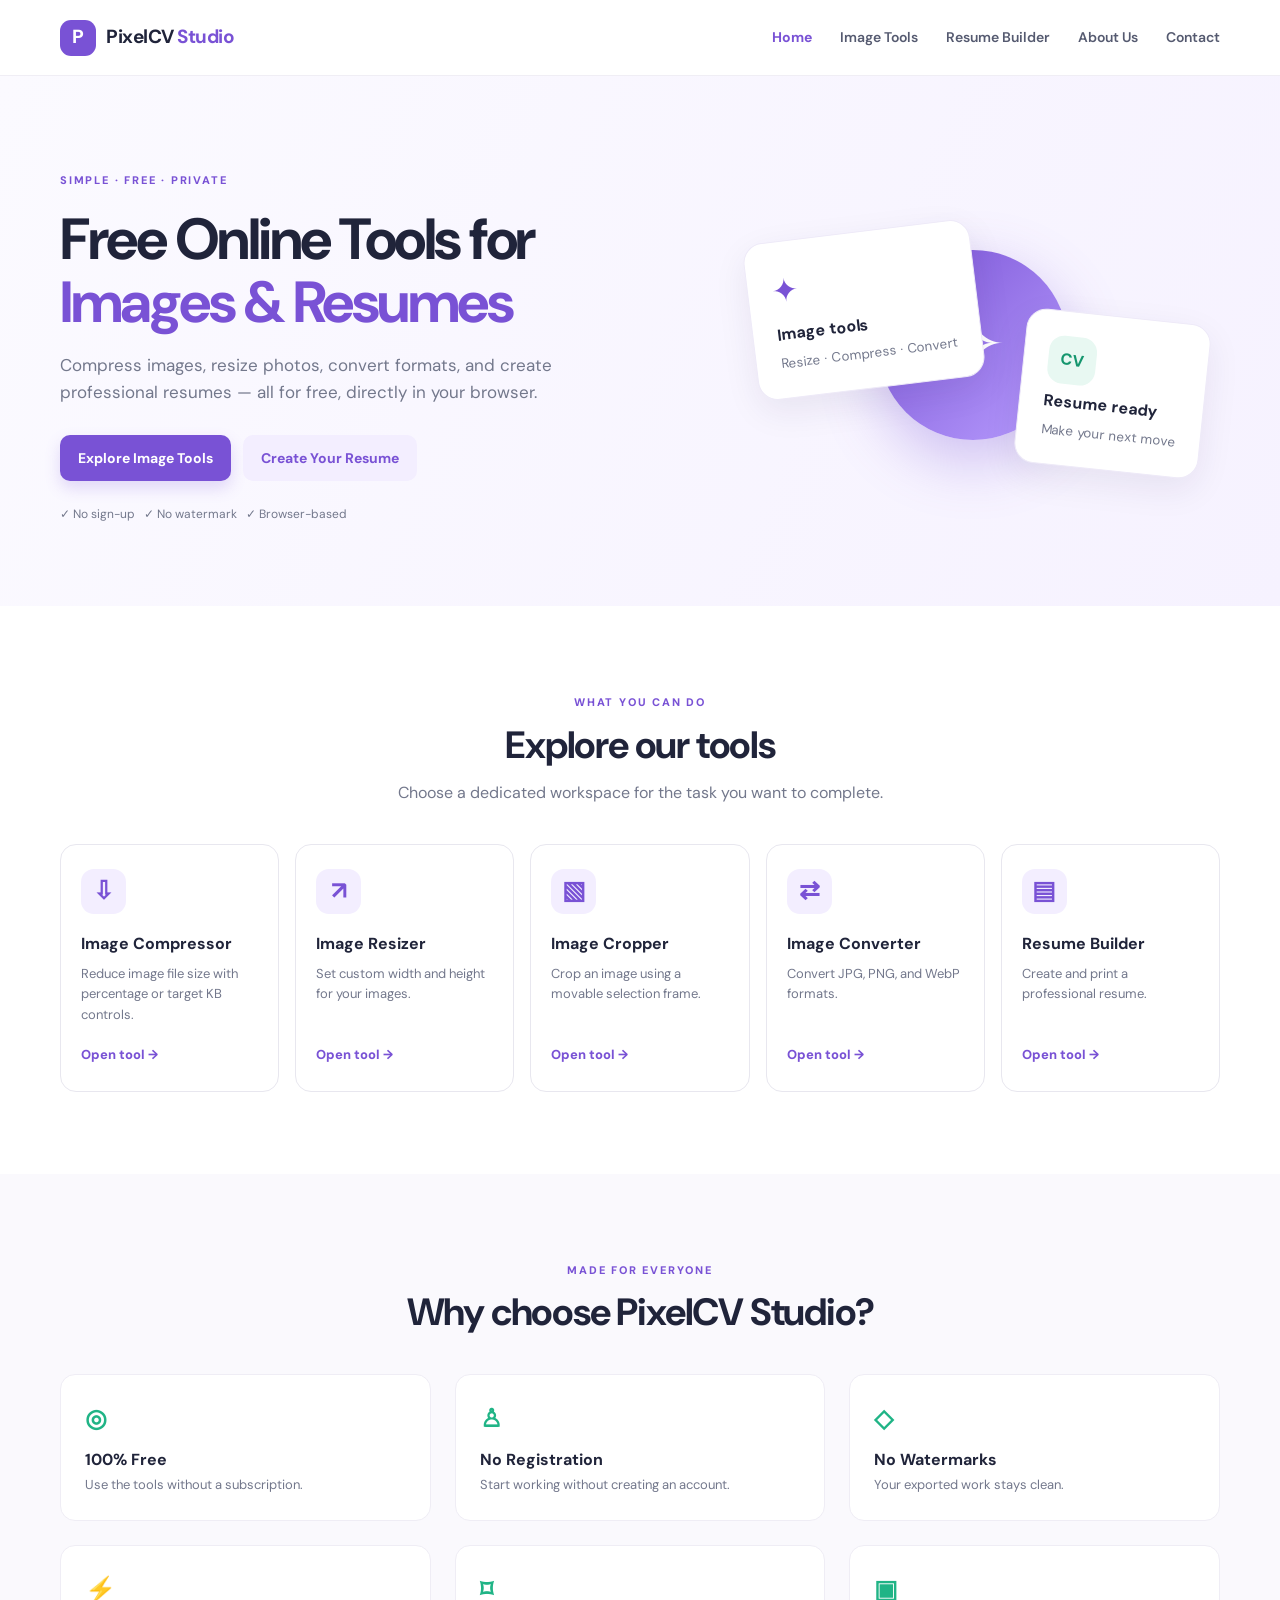
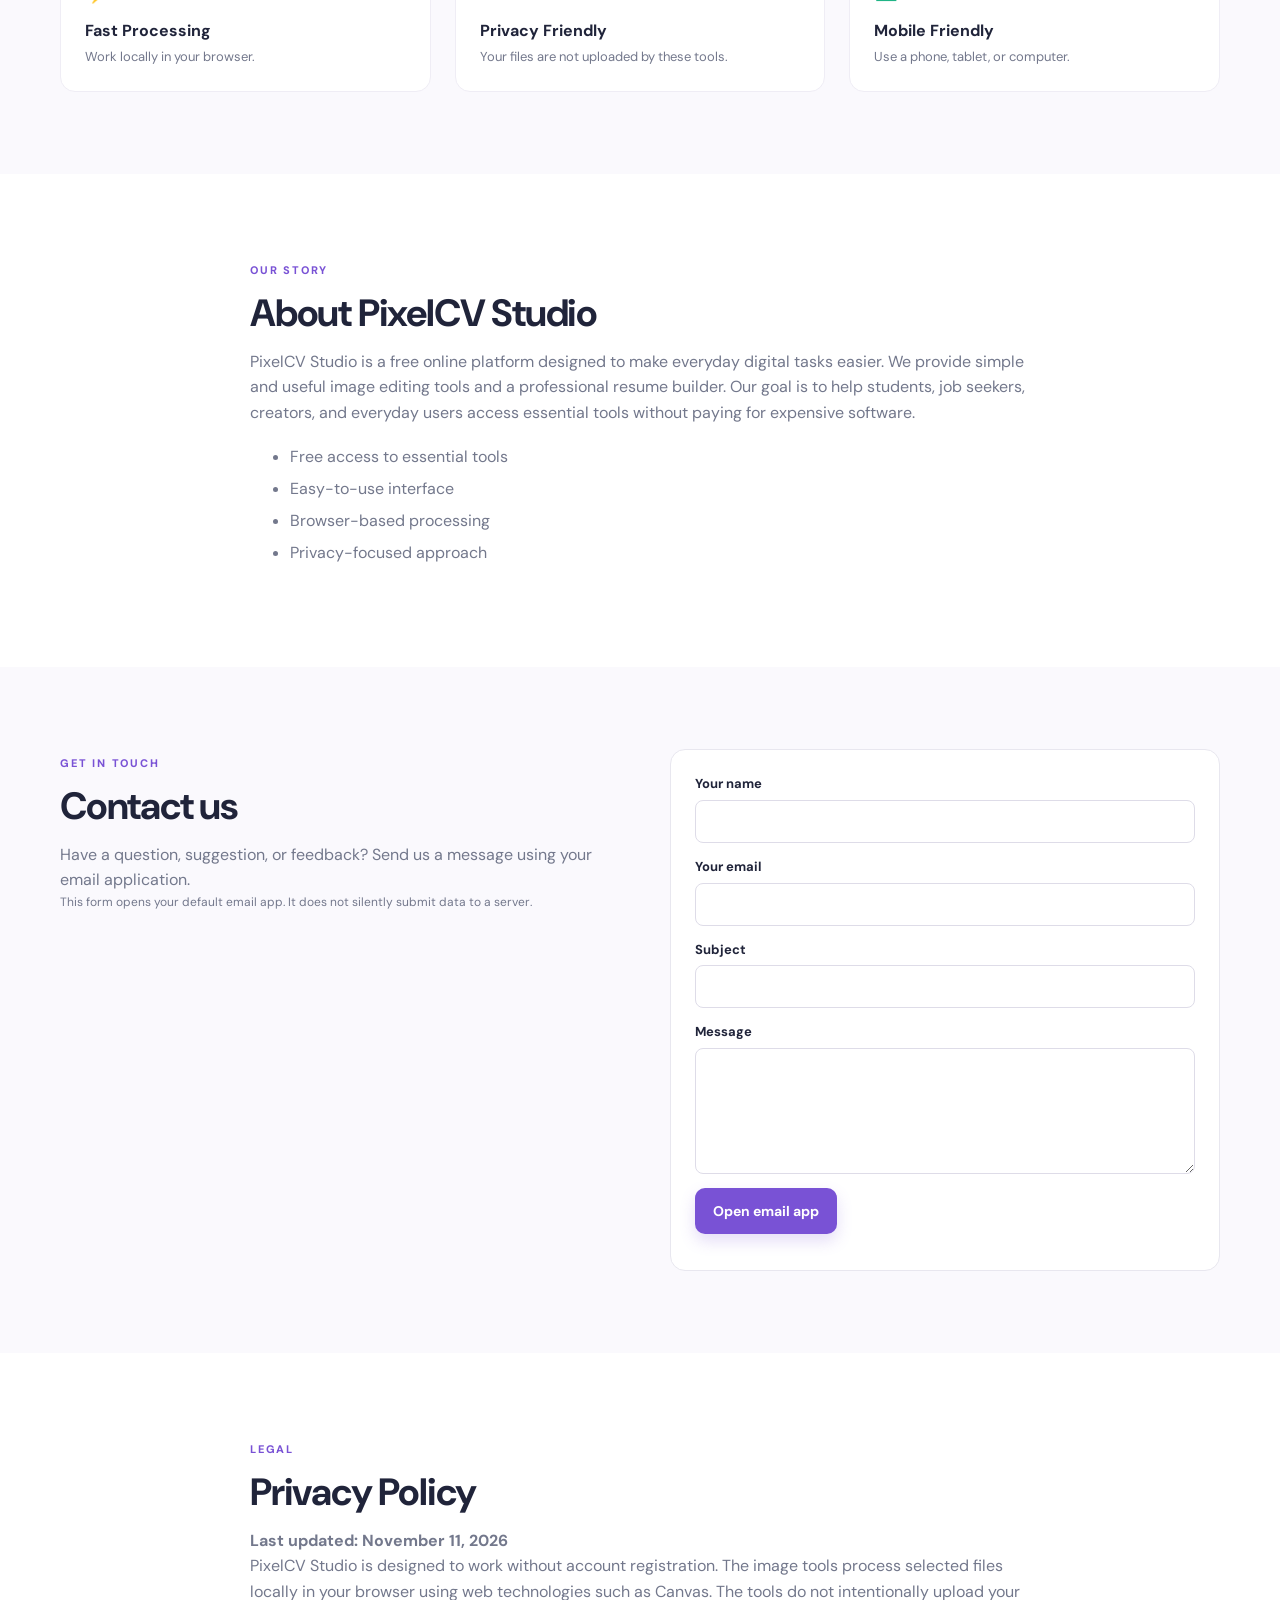
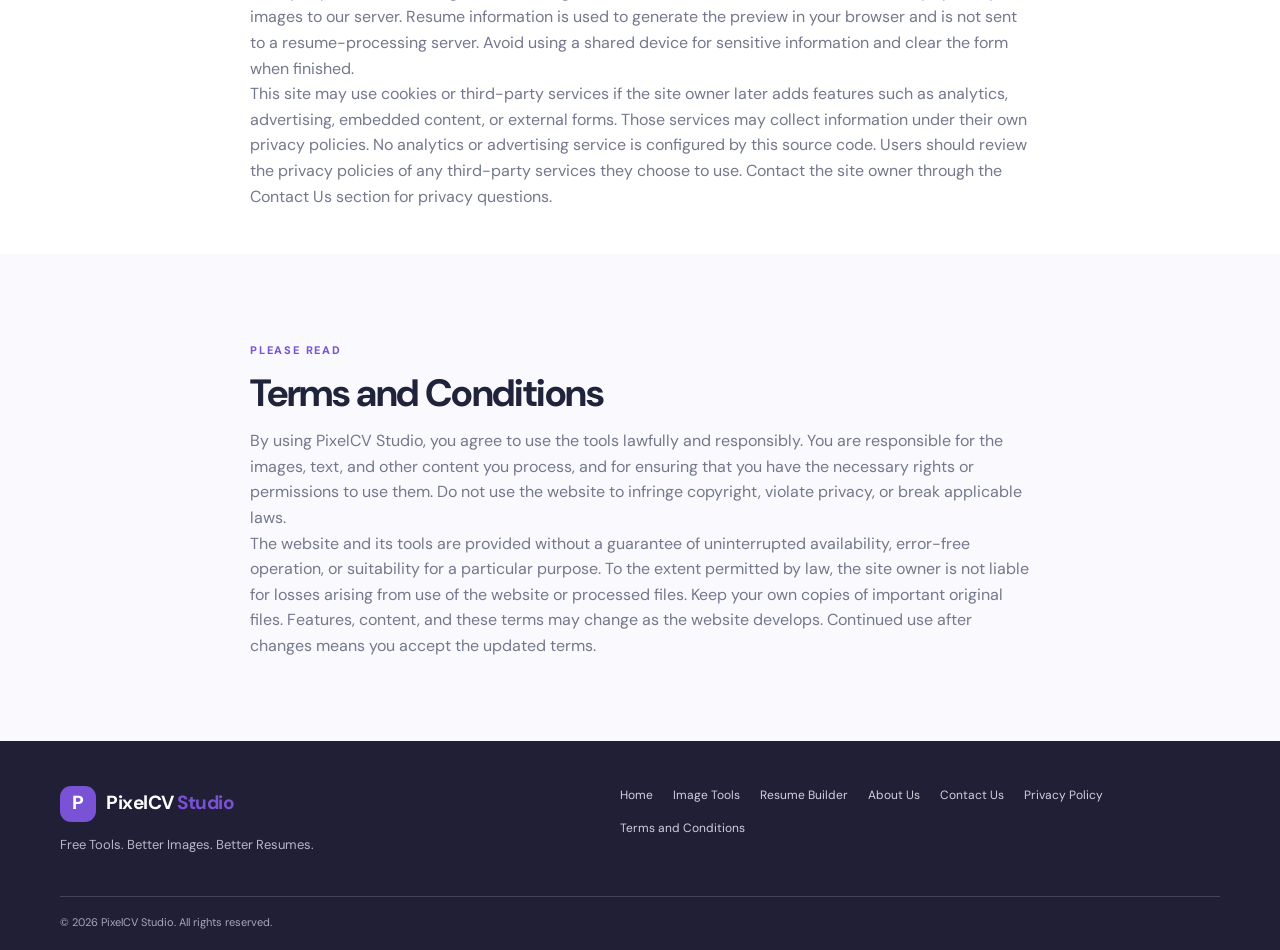
<file: index.html>
<!doctype html>
<html lang="en"><head><meta charset="utf-8"><meta name="viewport" content="width=device-width, initial-scale=1">
<title>Free Online Image Tools & Resume Builder | PixelCV Studio</title>
<meta name="description" content="Use free online image compressor, image resizer, image cropper, image converter, and resume builder. No sign-up or watermark; process files in your browser.">
<meta name="robots" content="index,follow,max-image-preview:large">
<meta name="theme-color" content="#7952d5">
<link rel="canonical" href="https://taushikurrahman.github.io/PixelCV-Studio/">
<meta property="og:type" content="website">
<meta property="og:site_name" content="PixelCV Studio">
<meta property="og:title" content="Free Online Image Tools & Resume Builder | PixelCV Studio">
<meta property="og:description" content="Use free online image compressor, image resizer, image cropper, image converter, and resume builder. No sign-up or watermark; process files in your browser.">
<meta property="og:url" content="https://taushikurrahman.github.io/PixelCV-Studio/">
<meta name="twitter:card" content="summary">
<meta name="twitter:title" content="Free Online Image Tools & Resume Builder | PixelCV Studio">
<meta name="twitter:description" content="Use free online image compressor, image resizer, image cropper, image converter, and resume builder. No sign-up or watermark; process files in your browser."><link rel="stylesheet" href="style.css"><script type="application/ld+json">{"@context":"https://schema.org","@type":"WebSite","name":"PixelCV Studio","url":"https://taushikurrahman.github.io/PixelCV-Studio/","description":"Use free online image compressor, image resizer, image cropper, image converter, and resume builder. No sign-up or watermark; process files in your browser."}</script>
</head>
<body><header class="site-header"><div class="container nav-wrap">
<a class="brand" href="index.html" aria-label="PixelCV Studio home"><span class="brand-mark">P</span><span>PixelCV <b>Studio</b></span></a>
<button class="menu-toggle" id="menuToggle" aria-label="Toggle navigation" aria-expanded="false">☰</button>
<nav id="mainNav" aria-label="Main navigation"><a href="index.html" class="active" aria-current="page">Home</a><a href="image-tools.html">Image Tools</a><a href="resume.html">Resume Builder</a><a href="index.html#about">About Us</a><a href="index.html#contact">Contact</a></nav></div></header><main><section class="hero">
<div class="container hero-grid">
<div>
<span class="eyebrow">SIMPLE · FREE · PRIVATE</span>
<h1>Free Online Tools for <span>Images &amp; Resumes</span></h1>
<p>Compress images, resize photos, convert formats, and create professional resumes — all for free, directly in your browser.</p>
<div class="hero-actions"><a class="btn primary" href="image-tools.html">Explore Image Tools</a><a class="btn secondary" href="resume.html">Create Your Resume</a></div>
<div class="trust-line">✓ No sign-up   ✓ No watermark   ✓ Browser-based</div>
</div>
<div aria-label="Illustration of creative tools" class="hero-art">
<div class="art-card art-one"><span>✦</span><strong>Image tools</strong><small>Resize · Compress · Convert</small></div>
<div class="art-card art-two"><div class="mini-avatar">CV</div><strong>Resume ready</strong><small>Make your next move</small></div>
<div class="art-orb">✧</div>
</div>
</div>
</section>
<section class="section container" id="popular"><div class="section-heading"><span class="eyebrow">WHAT YOU CAN DO</span><h2>Explore our tools</h2><p>Choose a dedicated workspace for the task you want to complete.</p></div>
<div class="tool-grid">
<a class="tool-card" href="image-compressor.html"><span class="tool-icon">⇩</span><h3>Image Compressor</h3><p>Reduce image file size with percentage or target KB controls.</p><span class="card-link">Open tool →</span></a>
<a class="tool-card" href="image-resizer.html"><span class="tool-icon">↗</span><h3>Image Resizer</h3><p>Set custom width and height for your images.</p><span class="card-link">Open tool →</span></a>
<a class="tool-card" href="image-cropper.html"><span class="tool-icon">▧</span><h3>Image Cropper</h3><p>Crop an image using a movable selection frame.</p><span class="card-link">Open tool →</span></a>
<a class="tool-card" href="image-converter.html"><span class="tool-icon">⇄</span><h3>Image Converter</h3><p>Convert JPG, PNG, and WebP formats.</p><span class="card-link">Open tool →</span></a>
<a class="tool-card" href="resume.html"><span class="tool-icon">▤</span><h3>Resume Builder</h3><p>Create and print a professional resume.</p><span class="card-link">Open tool →</span></a>
</div></section>
<section class="section soft-bg">
<div class="container">
<div class="section-heading"><span class="eyebrow">MADE FOR EVERYONE</span><h2>Why choose PixelCV Studio?</h2></div>
<div class="benefit-grid">
<div class="benefit"><b>◎</b><h3>100% Free</h3><p>Use the tools without a subscription.</p></div>
<div class="benefit"><b>♙</b><h3>No Registration</h3><p>Start working without creating an account.</p></div>
<div class="benefit"><b>◇</b><h3>No Watermarks</h3><p>Your exported work stays clean.</p></div>
<div class="benefit"><b>⚡</b><h3>Fast Processing</h3><p>Work locally in your browser.</p></div>
<div class="benefit"><b>⌑</b><h3>Privacy Friendly</h3><p>Your files are not uploaded by these tools.</p></div>
<div class="benefit"><b>▣</b><h3>Mobile Friendly</h3><p>Use a phone, tablet, or computer.</p></div>
</div>
</div>
</section>
<section class="section container" id="about"><div class="narrow-copy"><span class="eyebrow">OUR STORY</span><h2>About PixelCV Studio</h2><p>PixelCV Studio is a free online platform designed to make everyday digital tasks easier. We provide simple and useful image editing tools and a professional resume builder. Our goal is to help students, job seekers, creators, and everyday users access essential tools without paying for expensive software.</p><ul><li>Free access to essential tools</li><li>Easy-to-use interface</li><li>Browser-based processing</li><li>Privacy-focused approach</li></ul></div></section><section class="section soft-bg" id="contact"><div class="container contact-grid"><div><span class="eyebrow">GET IN TOUCH</span><h2>Contact us</h2><p>Have a question, suggestion, or feedback? Send us a message using your email application.</p><p class="hint">This form opens your default email app. It does not silently submit data to a server.</p></div>
<form class="contact-form" id="contactForm"><label>Your name<input id="contactName" required=""/></label><label>Your email<input id="contactEmail" required="" type="email"/></label><label>Subject<input id="contactSubject" required=""/></label><label>Message<textarea id="contactMessage" required="" rows="5"></textarea></label><button class="btn primary" type="submit">Open email app</button><p aria-live="polite" class="hint" id="contactStatus"></p></form>
</div></section><section class="section container legal-section" id="privacy"><div class="narrow-copy"><span class="eyebrow">LEGAL</span><h2>Privacy Policy</h2><p><b>Last updated: November 11, 2026</b></p><p>PixelCV Studio is designed to work without account registration. The image tools process selected files locally in your browser using web technologies such as Canvas. The tools do not intentionally upload your images to our server. Resume information is used to generate the preview in your browser and is not sent to a resume-processing server. Avoid using a shared device for sensitive information and clear the form when finished.</p><p>This site may use cookies or third-party services if the site owner later adds features such as analytics, advertising, embedded content, or external forms. Those services may collect information under their own privacy policies. No analytics or advertising service is configured by this source code. Users should review the privacy policies of any third-party services they choose to use. Contact the site owner through the Contact Us section for privacy questions.</p></div></section><section class="section soft-bg" id="terms"><div class="container narrow-copy"><span class="eyebrow">PLEASE READ</span><h2>Terms and Conditions</h2><p>By using PixelCV Studio, you agree to use the tools lawfully and responsibly. You are responsible for the images, text, and other content you process, and for ensuring that you have the necessary rights or permissions to use them. Do not use the website to infringe copyright, violate privacy, or break applicable laws.</p><p>The website and its tools are provided without a guarantee of uninterrupted availability, error-free operation, or suitability for a particular purpose. To the extent permitted by law, the site owner is not liable for losses arising from use of the website or processed files. Keep your own copies of important original files. Features, content, and these terms may change as the website develops. Continued use after changes means you accept the updated terms.</p></div></section></main><footer class="site-footer"><div class="container footer-grid"><div><a class="brand footer-brand" href="index.html"><span class="brand-mark">P</span><span>PixelCV <b>Studio</b></span></a><p>Free Tools. Better Images. Better Resumes.</p></div><div class="footer-links"><a href="index.html">Home</a><a href="image-tools.html">Image Tools</a><a href="resume.html">Resume Builder</a><a href="index.html#about">About Us</a><a href="index.html#contact">Contact Us</a><a href="index.html#privacy">Privacy Policy</a><a href="index.html#terms">Terms and Conditions</a></div></div><div class="container copyright">© <span id="year"></span> PixelCV Studio. All rights reserved.</div></footer><script src="script.js"></script></body></html>
</file>
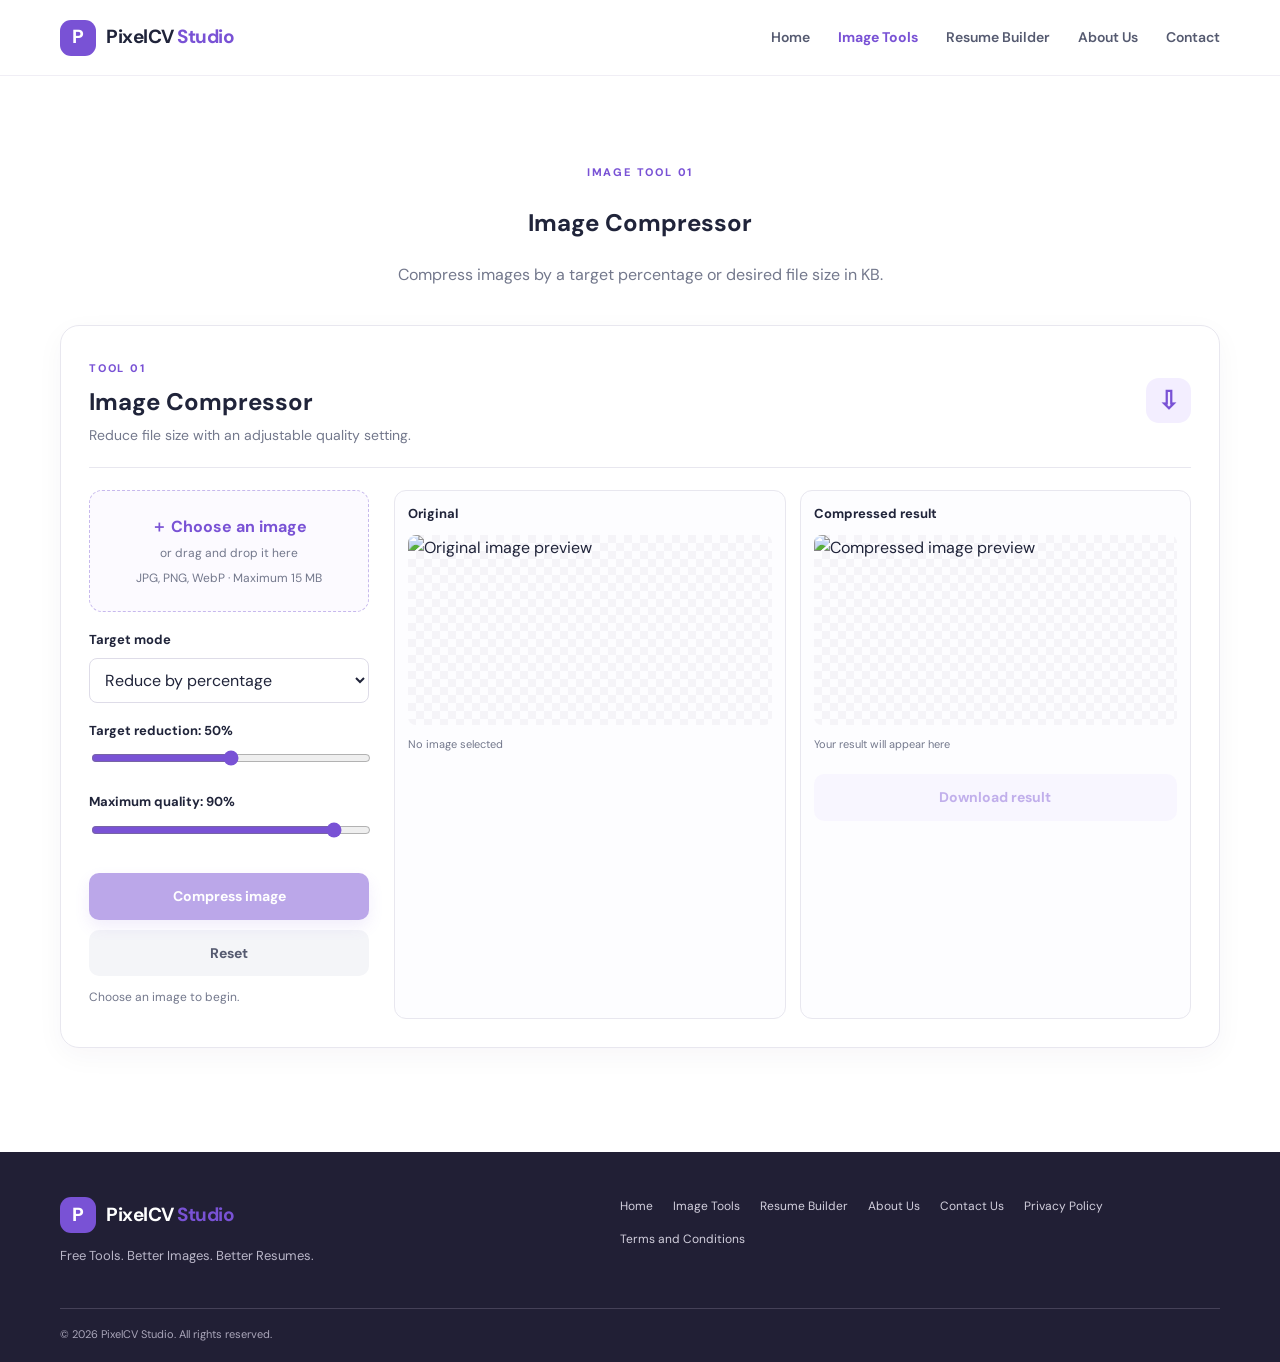
<file: image-compressor.html>
<!doctype html>
<html lang="en"><head><meta charset="utf-8"><meta name="viewport" content="width=device-width, initial-scale=1">
<title>Free Image Compressor Online – Reduce Image Size | PixelCV Studio</title>
<meta name="description" content="Compress JPG, PNG, and WebP images online. Choose a target reduction or file size and download the result in your browser for free.">
<meta name="robots" content="index,follow,max-image-preview:large">
<meta name="theme-color" content="#7952d5">
<link rel="canonical" href="https://taushikurrahman.github.io/PixelCV-Studio/image-compressor.html">
<meta property="og:type" content="website">
<meta property="og:site_name" content="PixelCV Studio">
<meta property="og:title" content="Free Image Compressor Online – Reduce Image Size | PixelCV Studio">
<meta property="og:description" content="Compress JPG, PNG, and WebP images online. Choose a target reduction or file size and download the result in your browser for free.">
<meta property="og:url" content="https://taushikurrahman.github.io/PixelCV-Studio/image-compressor.html">
<meta name="twitter:card" content="summary">
<meta name="twitter:title" content="Free Image Compressor Online – Reduce Image Size | PixelCV Studio">
<meta name="twitter:description" content="Compress JPG, PNG, and WebP images online. Choose a target reduction or file size and download the result in your browser for free."><link rel="stylesheet" href="style.css"><script type="application/ld+json">{"@context":"https://schema.org","@type":"SoftwareApplication","name":"Image Compressor","applicationCategory":"UtilitiesApplication","operatingSystem":"Any","url":"https://taushikurrahman.github.io/PixelCV-Studio/image-compressor.html","description":"Compress JPG, PNG, and WebP images online. Choose a target reduction or file size and download the result in your browser for free.","isPartOf":{"@type":"WebSite","name":"PixelCV Studio","url":"https://taushikurrahman.github.io/PixelCV-Studio/"},"offers":{"@type":"Offer","price":"0","priceCurrency":"USD"}}</script>
</head>
<body><header class="site-header"><div class="container nav-wrap">
<a class="brand" href="index.html" aria-label="PixelCV Studio home"><span class="brand-mark">P</span><span>PixelCV <b>Studio</b></span></a>
<button class="menu-toggle" id="menuToggle" aria-label="Toggle navigation" aria-expanded="false">☰</button>
<nav id="mainNav" aria-label="Main navigation"><a href="index.html">Home</a><a href="image-tools.html" class="active" aria-current="page">Image Tools</a><a href="resume.html">Resume Builder</a><a href="index.html#about">About Us</a><a href="index.html#contact">Contact</a></nav></div></header><main><section class="section container tool-page-section"><div class="section-heading"><span class="eyebrow">IMAGE TOOL 01</span><h1>Image Compressor</h1><p>Compress images by a target percentage or desired file size in KB.</p></div><section class="workspace" id="compressor">
<div class="tool-title"><div><span class="eyebrow">TOOL 01</span><h3>Image Compressor</h3><p>Reduce file size with an adjustable quality setting.</p></div><span class="tool-icon">⇩</span></div>
<div class="tool-layout">
<div class="tool-controls">
<label class="upload-box" for="compressFile"><strong>＋ Choose an image</strong><span>or drag and drop it here</span><small>JPG, PNG, WebP · Maximum 15 MB</small></label><input accept="image/jpeg,image/png,image/webp" class="file-input" id="compressFile" type="file"/>
<div class="field"><label for="compressMode">Target mode</label><select id="compressMode"><option value="percent">Reduce by percentage</option><option value="size">Target file size</option></select></div>
<div class="field" id="compressPercentField"><label for="targetPercent">Target reduction: <b id="targetPercentValue">50%</b></label><input id="targetPercent" max="95" min="5" type="range" value="50"/></div>
<div class="field" hidden="" id="compressSizeField"><label for="targetSize">Target size (KB)</label><input id="targetSize" max="50000" min="1" type="number" value="200"/><p class="hint">The tool will try to get as close as possible.</p></div>
<div class="field"><label for="quality">Maximum quality: <b id="qualityValue">90%</b></label><input id="quality" max="100" min="10" type="range" value="90"/></div>
<button class="btn primary full" disabled="" id="compressBtn">Compress image</button><button class="btn ghost full" id="compressReset">Reset</button>
<p aria-live="polite" class="hint" id="compressStatus">Choose an image to begin.</p>
</div>
<div class="preview-grid"><div class="preview-card"><h4>Original</h4><img alt="Original image preview" id="compressOriginal"/><p id="compressOriginalInfo">No image selected</p></div><div class="preview-card"><h4>Compressed result</h4><img alt="Compressed image preview" id="compressResult"/><p id="compressResultInfo">Your result will appear here</p><a class="btn secondary full disabled-link" download="pixelcv-compressed.jpg" id="compressDownload">Download result</a></div></div>
</div>
</section></section></main><footer class="site-footer"><div class="container footer-grid"><div><a class="brand footer-brand" href="index.html"><span class="brand-mark">P</span><span>PixelCV <b>Studio</b></span></a><p>Free Tools. Better Images. Better Resumes.</p></div><div class="footer-links"><a href="index.html">Home</a><a href="image-tools.html">Image Tools</a><a href="resume.html">Resume Builder</a><a href="index.html#about">About Us</a><a href="index.html#contact">Contact Us</a><a href="index.html#privacy">Privacy Policy</a><a href="index.html#terms">Terms and Conditions</a></div></div><div class="container copyright">© <span id="year"></span> PixelCV Studio. All rights reserved.</div></footer><script src="script.js"></script></body></html>
</file>
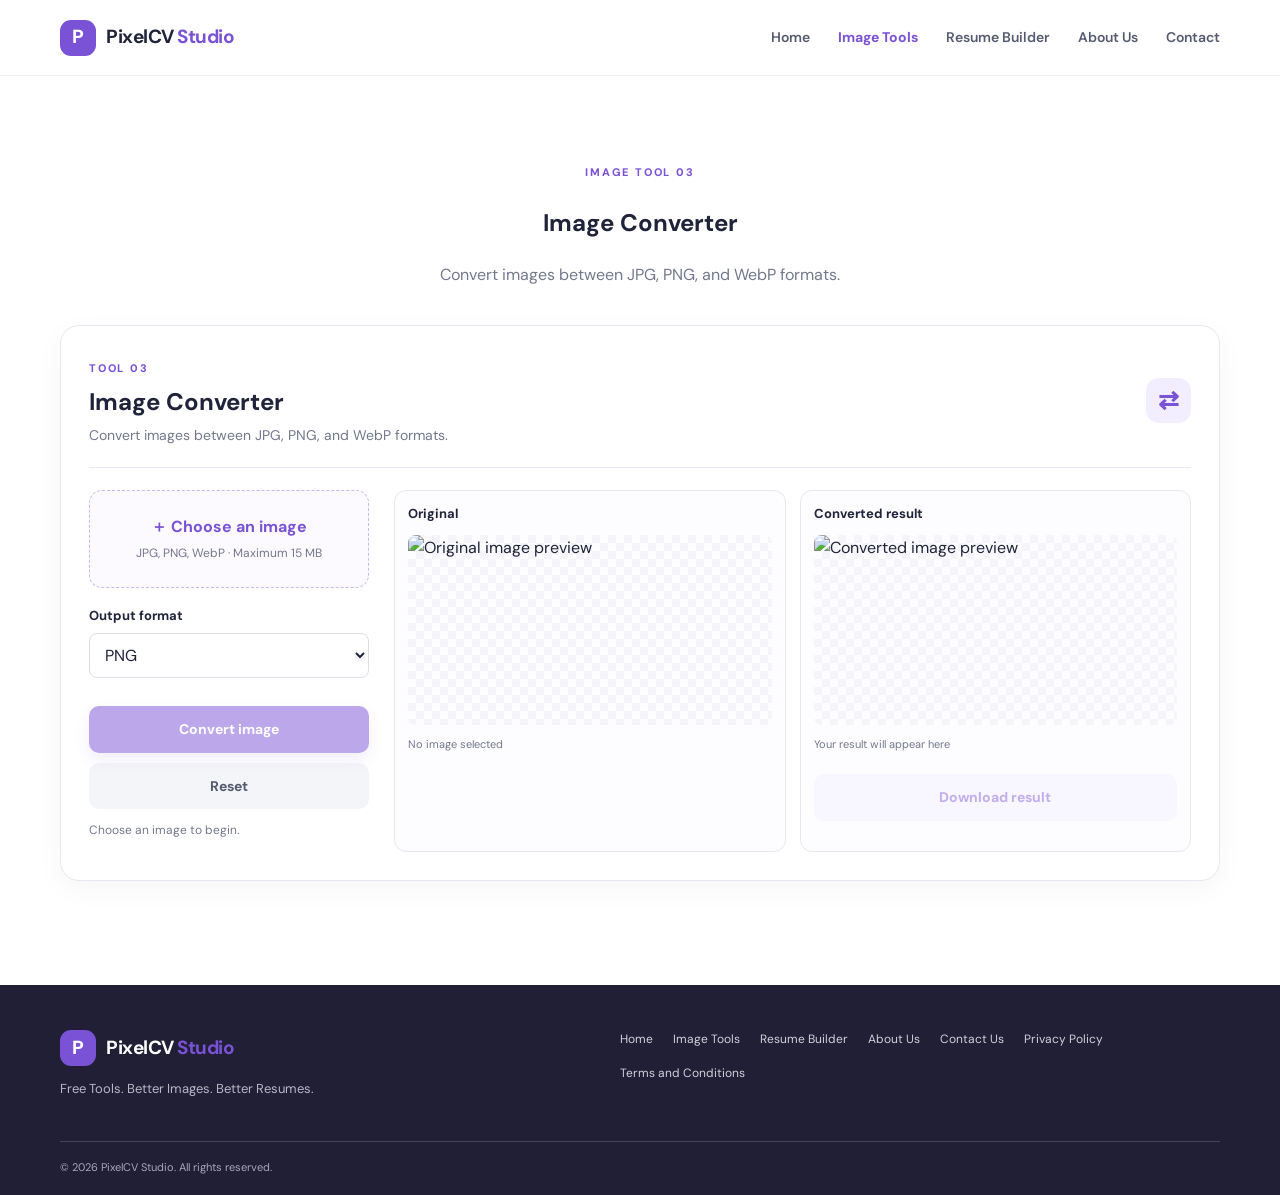
<file: image-converter.html>
<!doctype html>
<html lang="en"><head><meta charset="utf-8"><meta name="viewport" content="width=device-width, initial-scale=1">
<title>Free Image Converter – JPG, PNG & WebP Online | PixelCV Studio</title>
<meta name="description" content="Convert images between JPG, PNG, and WebP formats online. Choose an output format and download the converted image for free.">
<meta name="robots" content="index,follow,max-image-preview:large">
<meta name="theme-color" content="#7952d5">
<link rel="canonical" href="https://taushikurrahman.github.io/PixelCV-Studio/image-converter.html">
<meta property="og:type" content="website">
<meta property="og:site_name" content="PixelCV Studio">
<meta property="og:title" content="Free Image Converter – JPG, PNG & WebP Online | PixelCV Studio">
<meta property="og:description" content="Convert images between JPG, PNG, and WebP formats online. Choose an output format and download the converted image for free.">
<meta property="og:url" content="https://taushikurrahman.github.io/PixelCV-Studio/image-converter.html">
<meta name="twitter:card" content="summary">
<meta name="twitter:title" content="Free Image Converter – JPG, PNG & WebP Online | PixelCV Studio">
<meta name="twitter:description" content="Convert images between JPG, PNG, and WebP formats online. Choose an output format and download the converted image for free."><link rel="stylesheet" href="style.css"><script type="application/ld+json">{"@context":"https://schema.org","@type":"SoftwareApplication","name":"Image Converter","applicationCategory":"UtilitiesApplication","operatingSystem":"Any","url":"https://taushikurrahman.github.io/PixelCV-Studio/image-converter.html","description":"Convert images between JPG, PNG, and WebP formats online. Choose an output format and download the converted image for free.","isPartOf":{"@type":"WebSite","name":"PixelCV Studio","url":"https://taushikurrahman.github.io/PixelCV-Studio/"},"offers":{"@type":"Offer","price":"0","priceCurrency":"USD"}}</script>
</head>
<body><header class="site-header"><div class="container nav-wrap">
<a class="brand" href="index.html" aria-label="PixelCV Studio home"><span class="brand-mark">P</span><span>PixelCV <b>Studio</b></span></a>
<button class="menu-toggle" id="menuToggle" aria-label="Toggle navigation" aria-expanded="false">☰</button>
<nav id="mainNav" aria-label="Main navigation"><a href="index.html">Home</a><a href="image-tools.html" class="active" aria-current="page">Image Tools</a><a href="resume.html">Resume Builder</a><a href="index.html#about">About Us</a><a href="index.html#contact">Contact</a></nav></div></header><main><section class="section container tool-page-section"><div class="section-heading"><span class="eyebrow">IMAGE TOOL 03</span><h1>Image Converter</h1><p>Convert images between JPG, PNG, and WebP formats.</p></div><section class="workspace" id="converter">
<div class="tool-title"><div><span class="eyebrow">TOOL 03</span><h3>Image Converter</h3><p>Convert images between JPG, PNG, and WebP formats.</p></div><span class="tool-icon">⇄</span></div>
<div class="tool-layout">
<div class="tool-controls">
<label class="upload-box" for="convertFile"><strong>＋ Choose an image</strong><span>JPG, PNG, WebP · Maximum 15 MB</span></label><input accept="image/jpeg,image/png,image/webp" class="file-input" id="convertFile" type="file"/>
<div class="field"><label for="convertFormat">Output format</label><select id="convertFormat"><option value="image/png">PNG</option><option value="image/jpeg">JPG / JPEG</option><option value="image/webp">WebP</option></select></div>
<div class="field" hidden="" id="bgField"><label for="jpegBg">JPEG background color</label><input id="jpegBg" type="color" value="#ffffff"/></div>
<button class="btn primary full" disabled="" id="convertBtn">Convert image</button><button class="btn ghost full" id="convertReset">Reset</button><p aria-live="polite" class="hint" id="convertStatus">Choose an image to begin.</p>
</div>
<div class="preview-grid"><div class="preview-card"><h4>Original</h4><img alt="Original image preview" id="convertOriginal"/><p id="convertOriginalInfo">No image selected</p></div><div class="preview-card"><h4>Converted result</h4><img alt="Converted image preview" id="convertResult"/><p id="convertResultInfo">Your result will appear here</p><a class="btn secondary full disabled-link" download="pixelcv-converted.png" id="convertDownload">Download result</a></div></div>
</div>
</section></section></main><footer class="site-footer"><div class="container footer-grid"><div><a class="brand footer-brand" href="index.html"><span class="brand-mark">P</span><span>PixelCV <b>Studio</b></span></a><p>Free Tools. Better Images. Better Resumes.</p></div><div class="footer-links"><a href="index.html">Home</a><a href="image-tools.html">Image Tools</a><a href="resume.html">Resume Builder</a><a href="index.html#about">About Us</a><a href="index.html#contact">Contact Us</a><a href="index.html#privacy">Privacy Policy</a><a href="index.html#terms">Terms and Conditions</a></div></div><div class="container copyright">© <span id="year"></span> PixelCV Studio. All rights reserved.</div></footer><script src="script.js"></script></body></html>
</file>
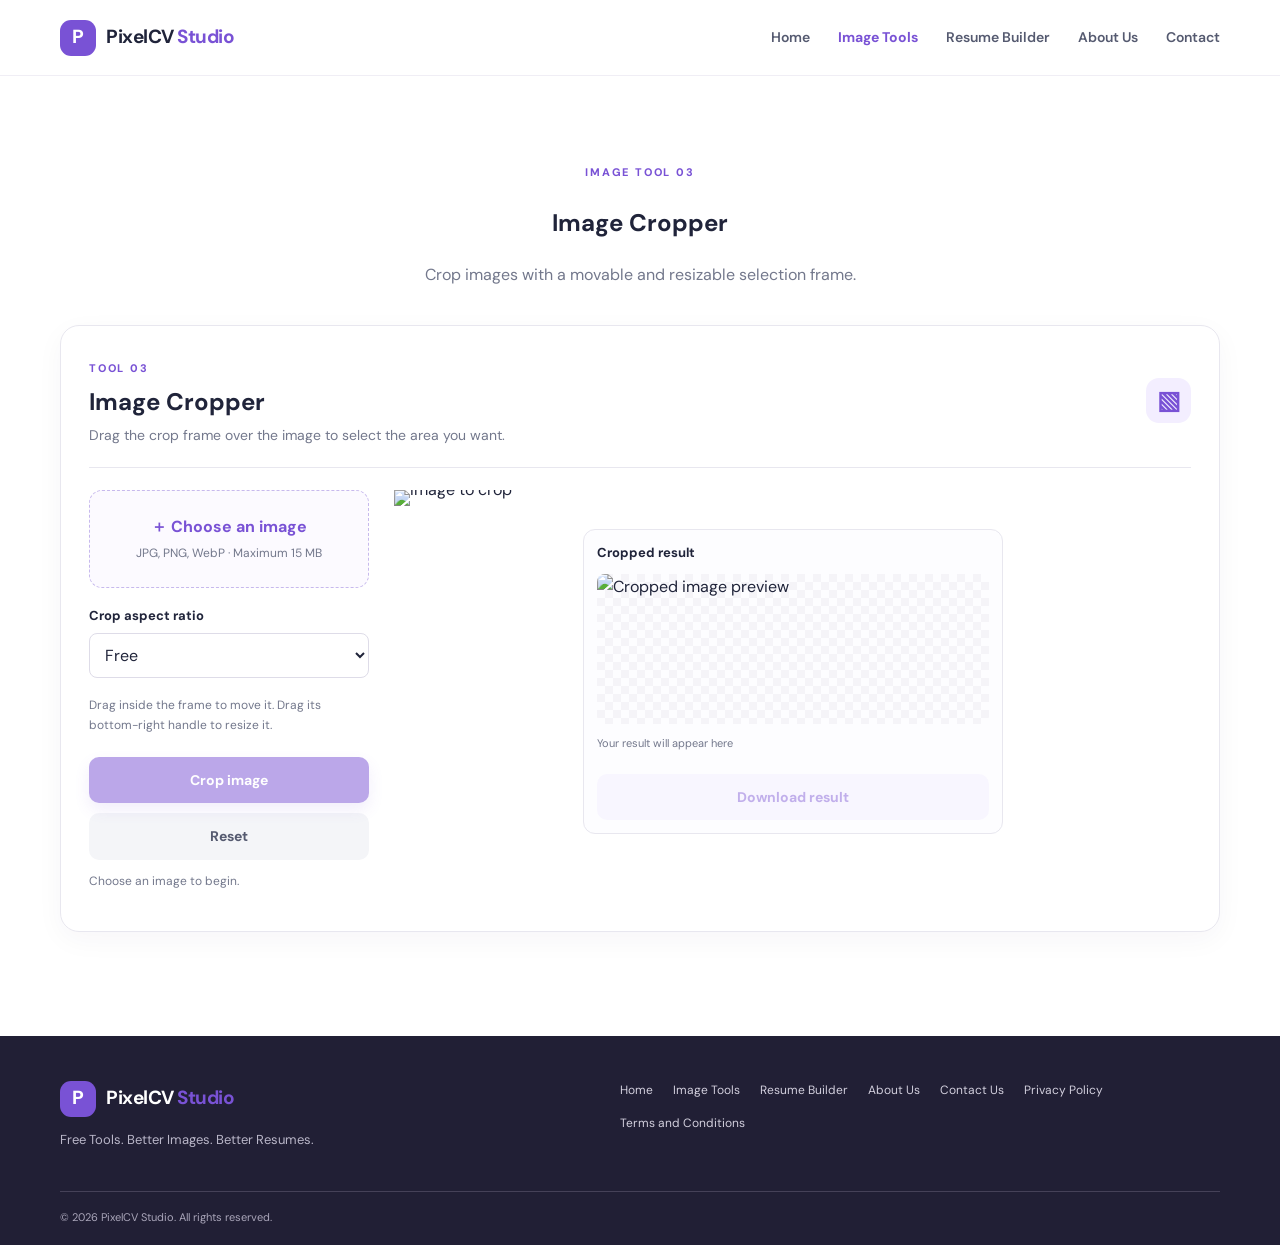
<file: image-cropper.html>
<!doctype html>
<html lang="en"><head><meta charset="utf-8"><meta name="viewport" content="width=device-width, initial-scale=1">
<title>Free Image Cropper Online – Crop Photos Easily | PixelCV Studio</title>
<meta name="description" content="Crop images online with a movable selection frame and common aspect ratios. Process your image in the browser and download it for free.">
<meta name="robots" content="index,follow,max-image-preview:large">
<meta name="theme-color" content="#7952d5">
<link rel="canonical" href="https://taushikurrahman.github.io/PixelCV-Studio/image-cropper.html">
<meta property="og:type" content="website">
<meta property="og:site_name" content="PixelCV Studio">
<meta property="og:title" content="Free Image Cropper Online – Crop Photos Easily | PixelCV Studio">
<meta property="og:description" content="Crop images online with a movable selection frame and common aspect ratios. Process your image in the browser and download it for free.">
<meta property="og:url" content="https://taushikurrahman.github.io/PixelCV-Studio/image-cropper.html">
<meta name="twitter:card" content="summary">
<meta name="twitter:title" content="Free Image Cropper Online – Crop Photos Easily | PixelCV Studio">
<meta name="twitter:description" content="Crop images online with a movable selection frame and common aspect ratios. Process your image in the browser and download it for free."><link rel="stylesheet" href="style.css"><script type="application/ld+json">{"@context":"https://schema.org","@type":"SoftwareApplication","name":"Image Cropper","applicationCategory":"UtilitiesApplication","operatingSystem":"Any","url":"https://taushikurrahman.github.io/PixelCV-Studio/image-cropper.html","description":"Crop images online with a movable selection frame and common aspect ratios. Process your image in the browser and download it for free.","isPartOf":{"@type":"WebSite","name":"PixelCV Studio","url":"https://taushikurrahman.github.io/PixelCV-Studio/"},"offers":{"@type":"Offer","price":"0","priceCurrency":"USD"}}</script>
</head>
<body><header class="site-header"><div class="container nav-wrap">
<a class="brand" href="index.html" aria-label="PixelCV Studio home"><span class="brand-mark">P</span><span>PixelCV <b>Studio</b></span></a>
<button class="menu-toggle" id="menuToggle" aria-label="Toggle navigation" aria-expanded="false">☰</button>
<nav id="mainNav" aria-label="Main navigation"><a href="index.html">Home</a><a href="image-tools.html" class="active" aria-current="page">Image Tools</a><a href="resume.html">Resume Builder</a><a href="index.html#about">About Us</a><a href="index.html#contact">Contact</a></nav></div></header><main><section class="section container tool-page-section"><div class="section-heading"><span class="eyebrow">IMAGE TOOL 03</span><h1>Image Cropper</h1><p>Crop images with a movable and resizable selection frame.</p></div><section class="workspace" id="cropper">
<div class="tool-title"><div><span class="eyebrow">TOOL 03</span><h3>Image Cropper</h3><p>Drag the crop frame over the image to select the area you want.</p></div><span class="tool-icon">▧</span></div>
<div class="tool-layout">
<div class="tool-controls">
<label class="upload-box" for="cropFile"><strong>＋ Choose an image</strong><span>JPG, PNG, WebP · Maximum 15 MB</span></label><input accept="image/jpeg,image/png,image/webp" class="file-input" id="cropFile" type="file"/>
<div class="field"><label for="cropRatio">Crop aspect ratio</label><select id="cropRatio"><option value="free">Free</option><option value="1:1">1:1 Square</option><option value="4:3">4:3</option><option value="16:9">16:9</option><option value="3:2">3:2</option></select></div>
<p class="hint">Drag inside the frame to move it. Drag its bottom-right handle to resize it.</p>
<button class="btn primary full" disabled="" id="cropBtn">Crop image</button><button class="btn ghost full" id="cropReset">Reset</button><p aria-live="polite" class="hint" id="cropStatus">Choose an image to begin.</p>
</div>
<div class="crop-stage-wrap"><div class="crop-stage" id="cropStage"><img alt="Image to crop" id="cropImage"/><div class="crop-box" id="cropBox"><span class="crop-handle"></span></div></div><div class="preview-card crop-result"><h4>Cropped result</h4><img alt="Cropped image preview" id="cropResult"/><p id="cropResultInfo">Your result will appear here</p><a class="btn secondary full disabled-link" download="pixelcv-cropped.png" id="cropDownload">Download result</a></div></div>
</div>
</section></section></main><footer class="site-footer"><div class="container footer-grid"><div><a class="brand footer-brand" href="index.html"><span class="brand-mark">P</span><span>PixelCV <b>Studio</b></span></a><p>Free Tools. Better Images. Better Resumes.</p></div><div class="footer-links"><a href="index.html">Home</a><a href="image-tools.html">Image Tools</a><a href="resume.html">Resume Builder</a><a href="index.html#about">About Us</a><a href="index.html#contact">Contact Us</a><a href="index.html#privacy">Privacy Policy</a><a href="index.html#terms">Terms and Conditions</a></div></div><div class="container copyright">© <span id="year"></span> PixelCV Studio. All rights reserved.</div></footer><script src="script.js"></script></body></html>
</file>
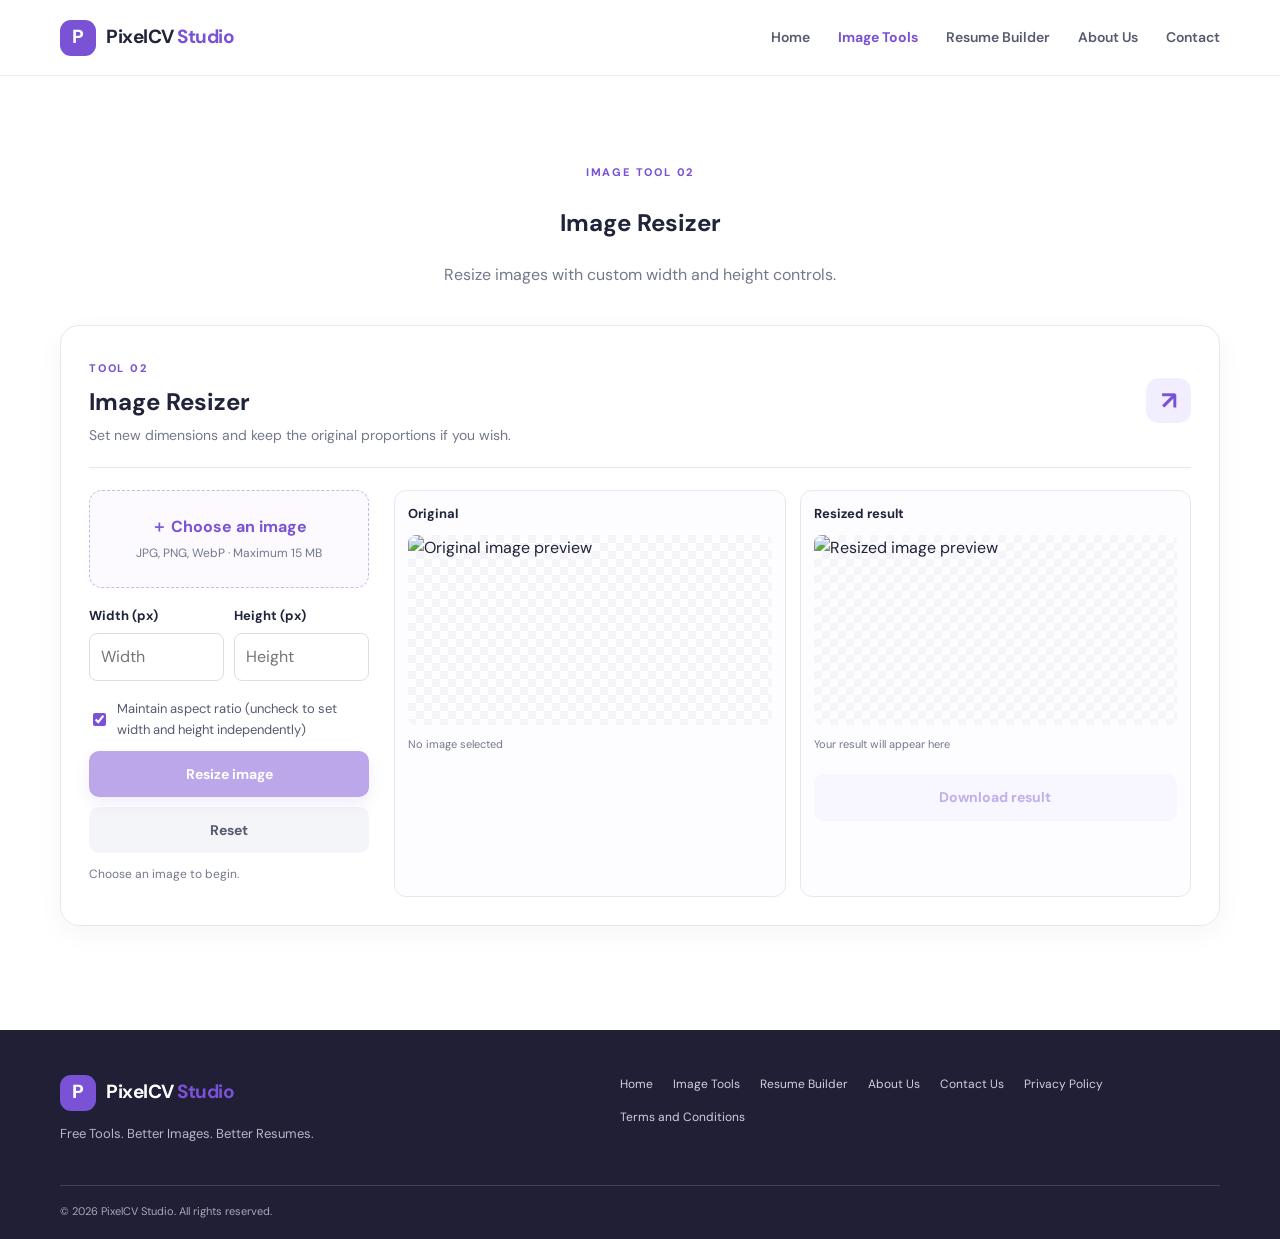
<file: image-resizer.html>
<!doctype html>
<html lang="en"><head><meta charset="utf-8"><meta name="viewport" content="width=device-width, initial-scale=1">
<title>Free Image Resizer Online – Resize Photos in Pixels | PixelCV Studio</title>
<meta name="description" content="Resize images online by setting custom width and height in pixels. Maintain the aspect ratio and download your resized image for free.">
<meta name="robots" content="index,follow,max-image-preview:large">
<meta name="theme-color" content="#7952d5">
<link rel="canonical" href="https://taushikurrahman.github.io/PixelCV-Studio/image-resizer.html">
<meta property="og:type" content="website">
<meta property="og:site_name" content="PixelCV Studio">
<meta property="og:title" content="Free Image Resizer Online – Resize Photos in Pixels | PixelCV Studio">
<meta property="og:description" content="Resize images online by setting custom width and height in pixels. Maintain the aspect ratio and download your resized image for free.">
<meta property="og:url" content="https://taushikurrahman.github.io/PixelCV-Studio/image-resizer.html">
<meta name="twitter:card" content="summary">
<meta name="twitter:title" content="Free Image Resizer Online – Resize Photos in Pixels | PixelCV Studio">
<meta name="twitter:description" content="Resize images online by setting custom width and height in pixels. Maintain the aspect ratio and download your resized image for free."><link rel="stylesheet" href="style.css"><script type="application/ld+json">{"@context":"https://schema.org","@type":"SoftwareApplication","name":"Image Resizer","applicationCategory":"UtilitiesApplication","operatingSystem":"Any","url":"https://taushikurrahman.github.io/PixelCV-Studio/image-resizer.html","description":"Resize images online by setting custom width and height in pixels. Maintain the aspect ratio and download your resized image for free.","isPartOf":{"@type":"WebSite","name":"PixelCV Studio","url":"https://taushikurrahman.github.io/PixelCV-Studio/"},"offers":{"@type":"Offer","price":"0","priceCurrency":"USD"}}</script>
</head>
<body><header class="site-header"><div class="container nav-wrap">
<a class="brand" href="index.html" aria-label="PixelCV Studio home"><span class="brand-mark">P</span><span>PixelCV <b>Studio</b></span></a>
<button class="menu-toggle" id="menuToggle" aria-label="Toggle navigation" aria-expanded="false">☰</button>
<nav id="mainNav" aria-label="Main navigation"><a href="index.html">Home</a><a href="image-tools.html" class="active" aria-current="page">Image Tools</a><a href="resume.html">Resume Builder</a><a href="index.html#about">About Us</a><a href="index.html#contact">Contact</a></nav></div></header><main><section class="section container tool-page-section"><div class="section-heading"><span class="eyebrow">IMAGE TOOL 02</span><h1>Image Resizer</h1><p>Resize images with custom width and height controls.</p></div><section class="workspace" id="resizer">
<div class="tool-title"><div><span class="eyebrow">TOOL 02</span><h3>Image Resizer</h3><p>Set new dimensions and keep the original proportions if you wish.</p></div><span class="tool-icon">↗</span></div>
<div class="tool-layout">
<div class="tool-controls">
<label class="upload-box" for="resizeFile"><strong>＋ Choose an image</strong><span>JPG, PNG, WebP · Maximum 15 MB</span></label><input accept="image/jpeg,image/png,image/webp" class="file-input" id="resizeFile" type="file"/>
<div class="field-row"><div class="field"><label for="resizeWidth">Width (px)</label><input id="resizeWidth" max="12000" min="1" placeholder="Width" type="number"/></div><div class="field"><label for="resizeHeight">Height (px)</label><input id="resizeHeight" max="12000" min="1" placeholder="Height" type="number"/></div></div>
<label class="check"><input checked="" id="keepRatio" type="checkbox"/> Maintain aspect ratio (uncheck to set width and height independently)</label>
<button class="btn primary full" disabled="" id="resizeBtn">Resize image</button><button class="btn ghost full" id="resizeReset">Reset</button><p aria-live="polite" class="hint" id="resizeStatus">Choose an image to begin.</p>
</div>
<div class="preview-grid"><div class="preview-card"><h4>Original</h4><img alt="Original image preview" id="resizeOriginal"/><p id="resizeOriginalInfo">No image selected</p></div><div class="preview-card"><h4>Resized result</h4><img alt="Resized image preview" id="resizeResult"/><p id="resizeResultInfo">Your result will appear here</p><a class="btn secondary full disabled-link" download="pixelcv-resized.png" id="resizeDownload">Download result</a></div></div>
</div>
</section></section></main><footer class="site-footer"><div class="container footer-grid"><div><a class="brand footer-brand" href="index.html"><span class="brand-mark">P</span><span>PixelCV <b>Studio</b></span></a><p>Free Tools. Better Images. Better Resumes.</p></div><div class="footer-links"><a href="index.html">Home</a><a href="image-tools.html">Image Tools</a><a href="resume.html">Resume Builder</a><a href="index.html#about">About Us</a><a href="index.html#contact">Contact Us</a><a href="index.html#privacy">Privacy Policy</a><a href="index.html#terms">Terms and Conditions</a></div></div><div class="container copyright">© <span id="year"></span> PixelCV Studio. All rights reserved.</div></footer><script src="script.js"></script></body></html>
</file>
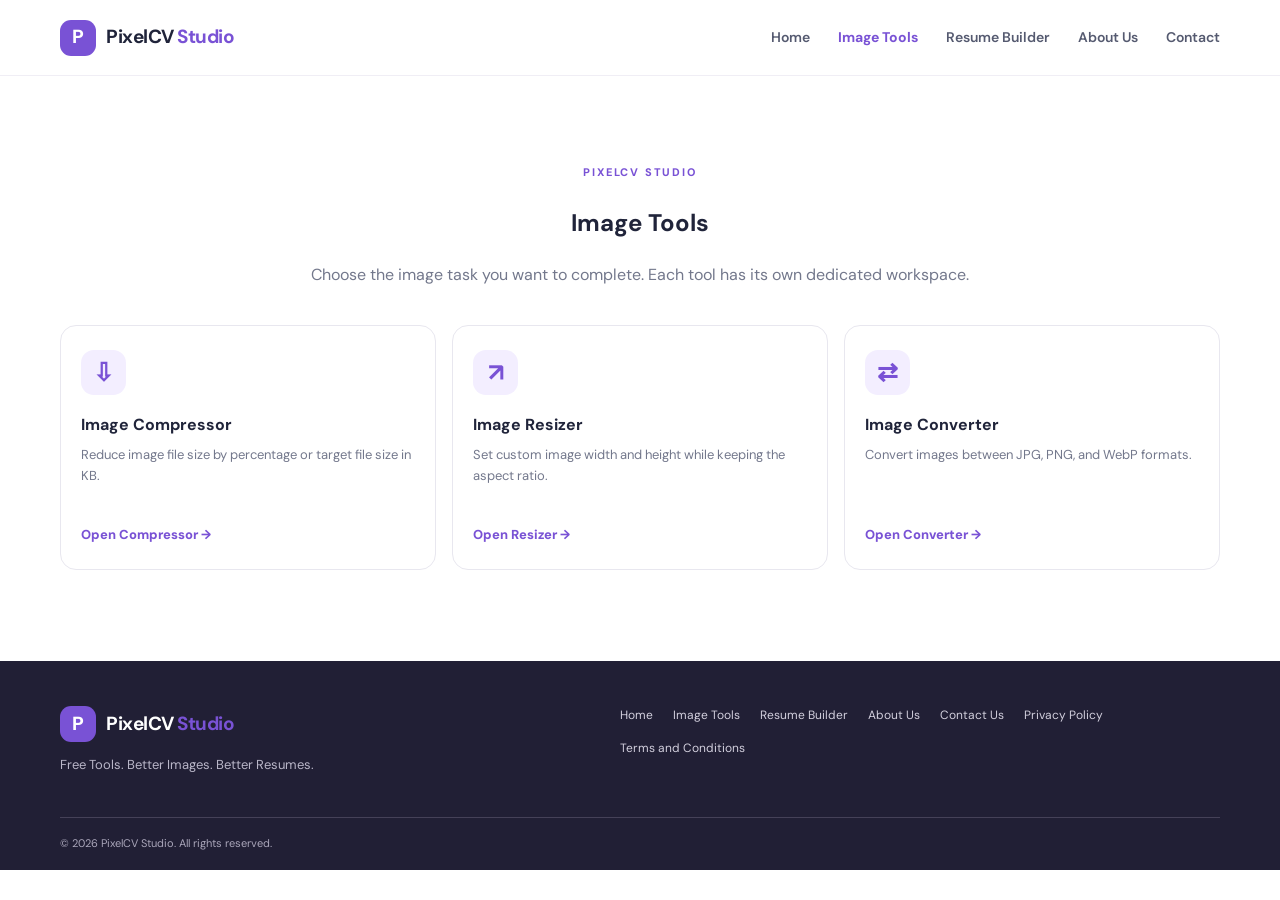
<file: image-tools.html>
<!doctype html>
<html lang="en">
<head>
<meta charset="utf-8"><meta name="viewport" content="width=device-width, initial-scale=1">
<title>Free Online Image Tools: Compress, Resize & Convert | PixelCV Studio</title>
<meta name="description" content="Explore free browser-based image tools to compress, resize, crop, and convert JPG, PNG, and WebP images. No registration required.">
<meta name="robots" content="index,follow,max-image-preview:large">
<meta name="theme-color" content="#7952d5">
<link rel="canonical" href="https://taushikurrahman.github.io/PixelCV-Studio/image-tools.html">
<meta property="og:type" content="website">
<meta property="og:site_name" content="PixelCV Studio">
<meta property="og:title" content="Free Online Image Tools: Compress, Resize & Convert | PixelCV Studio">
<meta property="og:description" content="Explore free browser-based image tools to compress, resize, crop, and convert JPG, PNG, and WebP images. No registration required.">
<meta property="og:url" content="https://taushikurrahman.github.io/PixelCV-Studio/image-tools.html">
<meta name="twitter:card" content="summary">
<meta name="twitter:title" content="Free Online Image Tools: Compress, Resize & Convert | PixelCV Studio">
<meta name="twitter:description" content="Explore free browser-based image tools to compress, resize, crop, and convert JPG, PNG, and WebP images. No registration required.">
<link rel="stylesheet" href="style.css">
<script type="application/ld+json">{"@context":"https://schema.org","@type":"CollectionPage","name":"Free Online Image Tools: Compress, Resize & Convert | PixelCV Studio","url":"https://taushikurrahman.github.io/PixelCV-Studio/image-tools.html","description":"Explore free browser-based image tools to compress, resize, crop, and convert JPG, PNG, and WebP images. No registration required.","isPartOf":{"@type":"WebSite","name":"PixelCV Studio","url":"https://taushikurrahman.github.io/PixelCV-Studio/"}}</script>
</head>
<body>
<header class="site-header"><div class="container nav-wrap">
<a class="brand" href="index.html" aria-label="PixelCV Studio home"><span class="brand-mark">P</span><span>PixelCV <b>Studio</b></span></a>
<button class="menu-toggle" id="menuToggle" aria-label="Toggle navigation" aria-expanded="false">☰</button>
<nav id="mainNav" aria-label="Main navigation"><a href="index.html">Home</a><a href="image-tools.html" class="active" aria-current="page">Image Tools</a><a href="resume.html">Resume Builder</a><a href="index.html#about">About Us</a><a href="index.html#contact">Contact</a></nav>
</div></header>
<main>
<section class="section container tool-page-section">
<div class="section-heading"><span class="eyebrow">PIXELCV STUDIO</span><h1>Image Tools</h1><p>Choose the image task you want to complete. Each tool has its own dedicated workspace.</p></div>
<div class="tool-grid image-tool-grid" aria-label="Image tool categories">
<a class="tool-card" href="image-compressor.html"><span class="tool-icon">⇩</span><h3>Image Compressor</h3><p>Reduce image file size by percentage or target file size in KB.</p><span class="card-link">Open Compressor →</span></a>
<a class="tool-card" href="image-resizer.html"><span class="tool-icon">↗</span><h3>Image Resizer</h3><p>Set custom image width and height while keeping the aspect ratio.</p><span class="card-link">Open Resizer →</span></a>
<a class="tool-card" href="image-converter.html"><span class="tool-icon">⇄</span><h3>Image Converter</h3><p>Convert images between JPG, PNG, and WebP formats.</p><span class="card-link">Open Converter →</span></a>
</div>
</section>
</main>
<footer class="site-footer"><div class="container footer-grid"><div><a class="brand footer-brand" href="index.html"><span class="brand-mark">P</span><span>PixelCV <b>Studio</b></span></a><p>Free Tools. Better Images. Better Resumes.</p></div><div class="footer-links"><a href="index.html">Home</a><a href="image-tools.html">Image Tools</a><a href="resume.html">Resume Builder</a><a href="index.html#about">About Us</a><a href="index.html#contact">Contact Us</a><a href="index.html#privacy">Privacy Policy</a><a href="index.html#terms">Terms and Conditions</a></div></div><div class="container copyright">© <span id="year"></span> PixelCV Studio. All rights reserved.</div></footer>
<script src="script.js"></script>
</body></html>
</file>
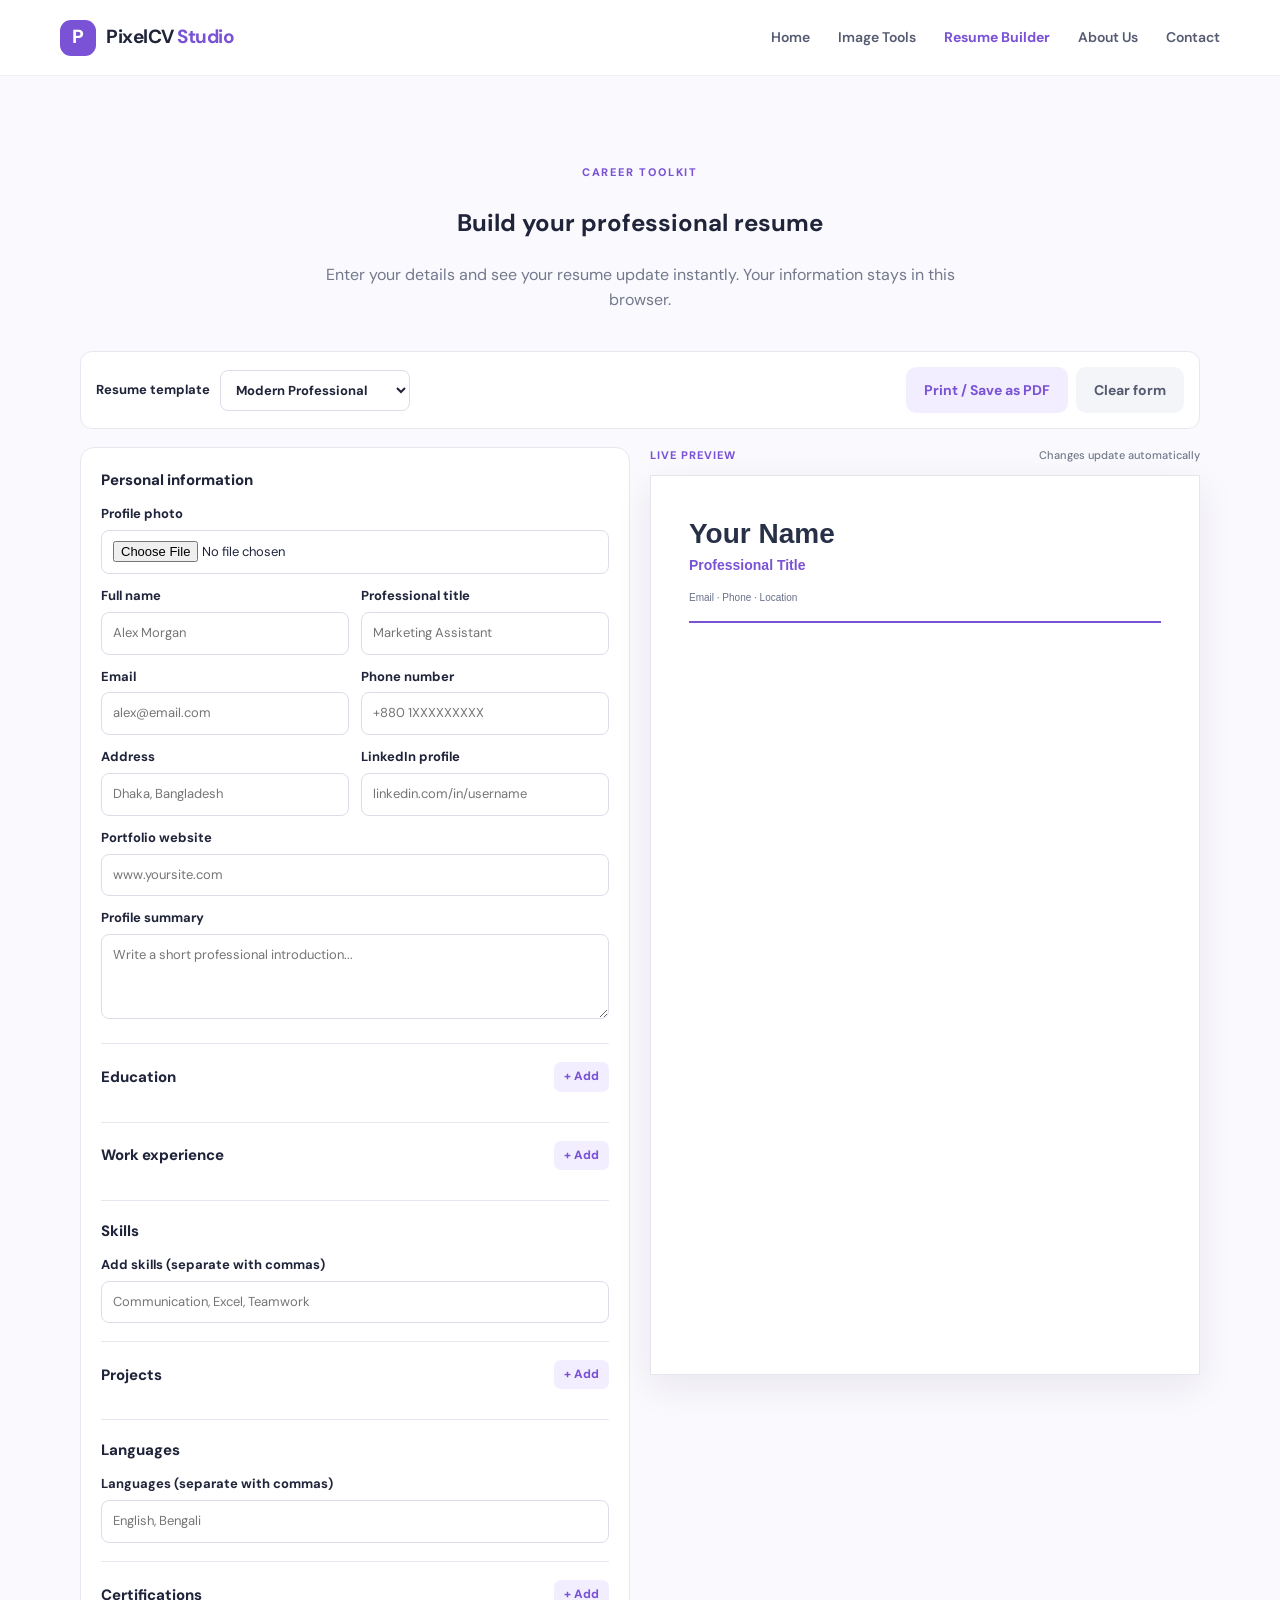
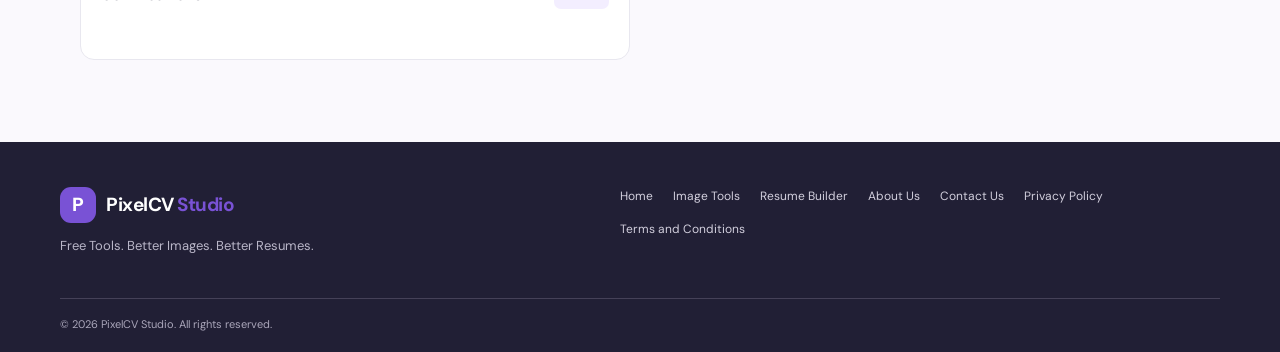
<file: resume.html>
<!doctype html>
<html lang="en"><head><meta charset="utf-8"><meta name="viewport" content="width=device-width, initial-scale=1">
<title>Resume Builder | PixelCV Studio</title><meta name="description" content="Create a professional resume with six templates and an optional profile photo."><meta name="robots" content="index,follow"><meta name="theme-color" content="#7952d5"><link rel="stylesheet" href="style.css"></head>
<body><header class="site-header"><div class="container nav-wrap">
<a class="brand" href="index.html" aria-label="PixelCV Studio home"><span class="brand-mark">P</span><span>PixelCV <b>Studio</b></span></a>
<button class="menu-toggle" id="menuToggle" aria-label="Toggle navigation" aria-expanded="false">☰</button>
<nav id="mainNav" aria-label="Main navigation"><a href="index.html">Home</a><a href="image-tools.html">Image Tools</a><a href="resume.html" class="active" aria-current="page">Resume Builder</a><a href="index.html#about">About Us</a><a href="index.html#contact">Contact</a></nav></div></header><main><section id="resume" class="section resume-section"><div class="container"><div class="section-heading"><span class="eyebrow">CAREER TOOLKIT</span><h1>Build your professional resume</h1><p>Enter your details and see your resume update instantly. Your information stays in this browser.</p></div>
<div class="container">

<div class="resume-toolbar"><label>Resume template <select id="templateSelect"><option value="modern">Modern Professional</option><option value="minimal">Simple Minimal</option><option value="student">Student / Fresher</option><option value="executive">Executive Sidebar</option><option value="creative">Creative Portfolio</option><option value="compact">Compact Two-Column</option></select></label><div class="toolbar-actions"><button class="btn secondary" id="printResume">Print / Save as PDF</button><button class="btn ghost" id="clearResume">Clear form</button></div></div>
<div class="resume-layout">
<form class="resume-form" id="resumeForm">
<fieldset><legend>Personal information</legend><div class="form-grid">
<label class="span-two">Profile photo <input accept="image/jpeg,image/png,image/webp" id="resumePhoto" type="file"/></label>
<label>Full name<input data-bind="name" placeholder="Alex Morgan"/></label><label>Professional title<input data-bind="title" placeholder="Marketing Assistant"/></label>
<label>Email<input data-bind="email" placeholder="alex@email.com" type="email"/></label><label>Phone number<input data-bind="phone" placeholder="+880 1XXXXXXXXX"/></label>
<label>Address<input data-bind="address" placeholder="Dhaka, Bangladesh"/></label><label>LinkedIn profile<input data-bind="linkedin" placeholder="linkedin.com/in/username"/></label>
<label class="span-two">Portfolio website<input data-bind="portfolio" placeholder="www.yoursite.com"/></label>
<label class="span-two">Profile summary<textarea data-bind="summary" placeholder="Write a short professional introduction..." rows="3"></textarea></label>
</div></fieldset>
<fieldset><legend>Education <button class="small-add" id="addEducation" type="button">+ Add</button></legend><div id="educationFields"></div></fieldset>
<fieldset><legend>Work experience <button class="small-add" id="addExperience" type="button">+ Add</button></legend><div id="experienceFields"></div></fieldset>
<fieldset><legend>Skills</legend><label>Add skills (separate with commas)<input data-bind="skills" placeholder="Communication, Excel, Teamwork"/></label></fieldset>
<fieldset><legend>Projects <button class="small-add" id="addProject" type="button">+ Add</button></legend><div id="projectFields"></div></fieldset>
<fieldset><legend>Languages</legend><label>Languages (separate with commas)<input data-bind="languages" placeholder="English, Bengali"/></label></fieldset>
<fieldset><legend>Certifications <button class="small-add" id="addCertification" type="button">+ Add</button></legend><div id="certificationFields"></div></fieldset>
</form>
<div class="resume-preview-wrap"><div class="preview-label">LIVE PREVIEW <span>Changes update automatically</span></div><article aria-label="Live resume preview" class="resume-paper template-modern" id="resumePreview"></article></div>
</div>
</div>
</div></section></main><footer class="site-footer"><div class="container footer-grid"><div><a class="brand footer-brand" href="index.html"><span class="brand-mark">P</span><span>PixelCV <b>Studio</b></span></a><p>Free Tools. Better Images. Better Resumes.</p></div><div class="footer-links"><a href="index.html">Home</a><a href="image-tools.html">Image Tools</a><a href="resume.html">Resume Builder</a><a href="index.html#about">About Us</a><a href="index.html#contact">Contact Us</a><a href="index.html#privacy">Privacy Policy</a><a href="index.html#terms">Terms and Conditions</a></div></div><div class="container copyright">© <span id="year"></span> PixelCV Studio. All rights reserved.</div></footer><script src="script.js"></script></body></html>
</file>
<file: style.css>
@import url('https://fonts.googleapis.com/css2?family=DM+Sans:wght@400;500;600;700;800&display=swap');
:root{--purple:#7952d5;--purple-light:#f3eeff;--green:#20b486;--navy:#20243a;--gray:#73788c;--line:#e8e7ef;--white:#fff;--shadow:0 12px 35px rgba(39,31,75,.08)}
*{box-sizing:border-box}html{scroll-behavior:smooth;scroll-padding-top:88px}body{margin:0;font-family:'DM Sans',Arial,sans-serif;color:var(--navy);background:#fff;line-height:1.6}a{color:inherit;text-decoration:none}button,input,textarea,select{font:inherit}button,a,input,textarea,select{outline-color:var(--purple)}.container{width:min(1160px,calc(100% - 40px));margin:auto}.site-header{height:76px;position:sticky;top:0;z-index:20;background:rgba(255,255,255,.94);backdrop-filter:blur(12px);border-bottom:1px solid #f0eef5}.nav-wrap{height:100%;display:flex;align-items:center;justify-content:space-between}.brand{display:flex;align-items:center;gap:10px;font-size:19px;font-weight:700;letter-spacing:-.5px}.brand b{color:var(--purple)}.brand-mark{display:grid;place-items:center;width:36px;height:36px;border-radius:11px;background:var(--purple);color:#fff;font-weight:800}.site-header nav{display:flex;align-items:center;gap:28px;color:#555a70;font-size:14px;font-weight:600}.site-header nav a:hover,.footer-links a:hover{color:var(--purple)}.menu-toggle{display:none;border:0;background:var(--purple-light);border-radius:9px;padding:8px 12px;font-size:20px}.hero{background:linear-gradient(115deg,#fbfaff,#f6f2ff);padding:90px 0 82px;overflow:hidden}.hero-grid{display:grid;grid-template-columns:1.1fr .9fr;align-items:center;gap:60px}.eyebrow{font-size:11px;letter-spacing:1.8px;color:var(--purple);font-weight:800}.hero h1{font-size:clamp(38px,5vw,58px);line-height:1.1;letter-spacing:-2.5px;margin:16px 0}.hero h1 span{color:var(--purple)}.hero p{max-width:590px;color:var(--gray);font-size:17px}.hero-actions{display:flex;gap:12px;flex-wrap:wrap;margin-top:28px}.btn{display:inline-flex;justify-content:center;align-items:center;border:0;border-radius:10px;padding:12px 18px;font-size:14px;font-weight:700;cursor:pointer;transition:.2s;text-align:center}.btn:hover{transform:translateY(-2px)}.btn:disabled{opacity:.5;cursor:not-allowed;transform:none}.primary{background:var(--purple);color:#fff;box-shadow:0 7px 16px #7952d533}.secondary{background:var(--purple-light);color:var(--purple)}.ghost{background:#f4f5f8;color:#555a70}.full{width:100%;margin-top:10px}.trust-line{font-size:12px;color:#73788c;margin-top:24px}.hero-art{min-height:300px;position:relative;display:grid;place-items:center}.art-card{position:absolute;background:#fff;border:1px solid #eeeaf8;border-radius:20px;padding:24px;box-shadow:var(--shadow);display:flex;flex-direction:column;gap:5px}.art-card small{color:var(--gray)}.art-one{left:5%;top:12%;transform:rotate(-7deg)}.art-one span{color:var(--purple);font-size:32px}.art-two{right:3%;bottom:8%;transform:rotate(6deg)}.mini-avatar{width:48px;height:48px;display:grid;place-items:center;background:#e8f8f2;color:#15966e;border-radius:15px;font-weight:800}.art-orb{width:190px;height:190px;border-radius:50%;background:linear-gradient(135deg,#7952d5,#b99eff);display:grid;place-items:center;color:white;font-size:80px;box-shadow:0 20px 60px #7952d555}.section{padding-top:82px;padding-bottom:82px}.section-heading{text-align:center;max-width:680px;margin:0 auto 38px}.section-heading h2,.narrow-copy h2,.contact-grid h2{font-size:clamp(28px,3vw,38px);letter-spacing:-1.2px;line-height:1.2;margin:9px 0 12px}.section-heading p,.narrow-copy p,.contact-grid>div>p{color:var(--gray);margin:0}.tool-grid{display:grid;grid-template-columns:repeat(5,1fr);gap:16px}.tool-card{padding:24px 20px;border:1px solid var(--line);border-radius:16px;transition:.2s;background:#fff}.tool-card:hover{border-color:#c9b8f4;box-shadow:var(--shadow);transform:translateY(-4px)}.tool-icon{display:grid;place-items:center;width:45px;height:45px;border-radius:13px;background:var(--purple-light);color:var(--purple);font-size:25px;font-weight:700}.tool-card h3{font-size:16px;margin:17px 0 7px}.tool-card p{font-size:13px;color:var(--gray);min-height:62px;margin:0 0 15px}.card-link{font-size:13px;font-weight:800;color:var(--purple)}.soft-bg{background:#faf9fd}.benefit-grid{display:grid;grid-template-columns:repeat(3,1fr);gap:24px}.benefit{background:#fff;border:1px solid #efedf5;border-radius:15px;padding:24px}.benefit>b{font-size:25px;color:var(--green)}.benefit h3{font-size:16px;margin:8px 0 3px}.benefit p{font-size:13px;color:var(--gray);margin:0}.tool-tabs{display:flex;justify-content:center;gap:10px;flex-wrap:wrap;margin-bottom:24px}.tool-tabs a{background:var(--purple-light);color:var(--purple);padding:8px 15px;border-radius:30px;font-size:13px;font-weight:700}.workspace{border:1px solid var(--line);border-radius:19px;padding:28px;margin:22px 0;box-shadow:0 8px 28px rgba(39,31,75,.04);scroll-margin-top:90px}.tool-title{display:flex;justify-content:space-between;align-items:center;border-bottom:1px solid var(--line);padding-bottom:20px;margin-bottom:22px}.tool-title h3{font-size:24px;margin:3px 0}.tool-title p{margin:0;color:var(--gray);font-size:14px}.tool-layout{display:grid;grid-template-columns:280px 1fr;gap:25px}.tool-controls{min-width:0}.upload-box{border:1.5px dashed #c7b9ed;background:#fcfaff;border-radius:13px;padding:23px 12px;display:flex;flex-direction:column;text-align:center;gap:5px;cursor:pointer}.upload-box strong{color:var(--purple)}.upload-box span,.upload-box small{font-size:12px;color:var(--gray)}.file-input{position:absolute;left:-9999px}.field{margin:18px 0}.field label,.contact-form label,.resume-form label{display:block;font-size:13px;font-weight:700;margin-bottom:7px}.field input:not([type=range]),.field select,.resume-form input,.resume-form textarea,.contact-form input,.contact-form textarea,.resume-toolbar select{width:100%;padding:10px 11px;border:1px solid #dedce8;border-radius:8px;background:#fff;color:var(--navy);min-width:0}.field input[type=range]{width:100%;accent-color:var(--purple)}.field-row{display:grid;grid-template-columns:1fr 1fr;gap:10px}.check{font-size:13px;color:#555a70;display:flex;align-items:center;gap:8px}.check input{accent-color:var(--purple)}.hint{font-size:12px;color:var(--gray);margin:12px 0}.preview-grid{display:grid;grid-template-columns:1fr 1fr;gap:14px;min-width:0}.preview-card{border:1px solid var(--line);border-radius:12px;padding:13px;min-width:0;background:#fdfdff}.preview-card h4{font-size:13px;margin:0 0 10px}.preview-card img{width:100%;height:190px;object-fit:contain;background:linear-gradient(45deg,#f5f4f8 25%,transparent 25%),linear-gradient(-45deg,#f5f4f8 25%,transparent 25%),linear-gradient(45deg,transparent 75%,#f5f4f8 75%),linear-gradient(-45deg,transparent 75%,#f5f4f8 75%);background-size:16px 16px;background-position:0 0,0 8px,8px -8px,-8px 0;border-radius:8px;display:block}.preview-card p{font-size:11px;color:var(--gray);overflow-wrap:anywhere}.disabled-link{opacity:.45;pointer-events:none}.crop-stage-wrap{min-width:0}.crop-stage {
  position: relative;
  max-width: 100%;
  margin: 0 auto 16px;
  display: inline-block;
  line-height: 0;
  overflow: hidden;
}

.crop-box {
  display: none;
}
.crop-stage img{display:block;max-width:100%;max-height:380px;object-fit:contain}.crop-box{position:absolute;left:15%;top:15%;width:65%;height:65%;border:2px solid #fff;box-shadow:0 0 0 9999px rgba(15,13,24,.48);cursor:move;min-width:30px;min-height:30px;touch-action:none}.crop-handle{position:absolute;width:18px;height:18px;right:-8px;bottom:-8px;border-radius:50%;background:var(--green);border:2px solid #fff;cursor:nwse-resize}.crop-result{max-width:420px;margin:auto}.crop-result img{height:150px}.resume-section{background:#faf9fd}.resume-toolbar{display:flex;align-items:center;justify-content:space-between;gap:15px;margin-bottom:18px;padding:15px;background:#fff;border:1px solid var(--line);border-radius:12px}.resume-toolbar label{font-size:13px;font-weight:700;display:flex;align-items:center;gap:10px}.resume-toolbar select{width:auto}.toolbar-actions{display:flex;gap:8px}.resume-layout{display:grid;grid-template-columns:1fr 1fr;gap:20px;align-items:start}.resume-form{background:#fff;border:1px solid var(--line);border-radius:14px;padding:20px}.resume-form fieldset{border:0;border-bottom:1px solid var(--line);padding:0 0 18px;margin:0 0 18px}.resume-form fieldset:last-child{border:0;margin-bottom:0}.resume-form legend{width:100%;font-size:15px;font-weight:800;padding:0 0 12px;display:flex;justify-content:space-between;align-items:center}.form-grid{display:grid;grid-template-columns:1fr 1fr;gap:12px}.resume-form label{margin:0}.resume-form input,.resume-form textarea{margin-top:5px;font-weight:400;font-size:13px}.span-two{grid-column:span 2}.small-add{border:0;background:var(--purple-light);color:var(--purple);padding:5px 10px;border-radius:7px;font-size:12px;font-weight:800;cursor:pointer}.repeat-item{border:1px solid #eeecf4;border-radius:10px;padding:12px;margin-bottom:10px;position:relative}.repeat-grid{display:grid;grid-template-columns:1fr 1fr;gap:9px}.repeat-item label{font-size:12px}.repeat-item textarea{min-height:55px}.remove-entry{border:0;background:#fff0f0;color:#c44;padding:4px 8px;border-radius:6px;font-size:11px;cursor:pointer;margin-top:8px}.resume-preview-wrap{min-width:0;position:sticky;top:90px}.preview-label{font-size:11px;font-weight:800;letter-spacing:1px;color:var(--purple);display:flex;justify-content:space-between;margin-bottom:10px}.preview-label span{color:var(--gray);font-weight:500;letter-spacing:0}.resume-paper{background:#fff;min-height:900px;padding:42px 38px;box-shadow:var(--shadow);border:1px solid #e7e4ed;color:#273047;font-family:Arial,sans-serif;overflow-wrap:anywhere}.resume-paper h1{font-size:28px;line-height:1.15;margin:0 0 4px}.resume-paper .cv-title{font-size:14px;color:#7952d5;font-weight:bold;margin-bottom:12px}.resume-paper .cv-contact{font-size:10px;color:#687087;line-height:1.8;border-bottom:2px solid #7952d5;padding-bottom:14px}.resume-paper h2{font-size:12px;letter-spacing:1px;text-transform:uppercase;margin:20px 0 8px;padding-bottom:5px;border-bottom:1px solid #ddd}.resume-paper p{font-size:11px;line-height:1.55;margin:4px 0}.resume-paper .cv-entry{margin:9px 0}.resume-paper .cv-entry strong{font-size:11px}.resume-paper .cv-muted{color:#687087;font-size:10px}.resume-paper ul{padding-left:17px;margin:5px 0}.resume-paper li{font-size:11px;margin:3px 0}.template-minimal{font-family:Georgia,serif}.template-minimal .cv-title{color:#444}.template-minimal h2{border-bottom:1px solid #999}.template-student{border-top:9px solid var(--green)}.template-student .cv-title{color:#168b69}.steps{display:grid;grid-template-columns:repeat(3,1fr);gap:28px}.steps>div{padding:25px;border:1px solid var(--line);border-radius:15px}.steps span{color:var(--purple);font-weight:800;font-size:13px}.steps h3{font-size:17px;margin:8px 0}.steps p{color:var(--gray);font-size:13px;margin:0}.privacy-band{background:#24213b;color:#fff;padding:55px 0}.privacy-inner{display:flex;justify-content:space-between;align-items:center;gap:25px}.privacy-inner h2{font-size:30px;margin:7px 0}.privacy-inner p{max-width:730px;color:#c8c5d5;margin:0}.privacy-icon{font-size:80px;color:#b59af7}.narrow-copy{max-width:780px;margin:auto}.narrow-copy ul{color:var(--gray);line-height:2}.contact-grid{display:grid;grid-template-columns:1fr 1fr;gap:60px;align-items:start}.contact-form{background:#fff;border:1px solid var(--line);padding:24px;border-radius:15px}.contact-form label{margin-bottom:14px}.contact-form input,.contact-form textarea{display:block;margin-top:5px}.legal-section{padding-bottom:45px}.site-footer{background:#211f35;color:#fff;padding:45px 0 18px}.footer-grid{display:flex;justify-content:space-between;gap:30px;padding-bottom:28px}.footer-brand{color:#fff}.footer-grid p{font-size:13px;color:#b9b6c8}.footer-links{display:flex;gap:14px 20px;flex-wrap:wrap;max-width:600px;align-content:start;font-size:12px;color:#d2cfdd}.copyright{border-top:1px solid #454158;padding-top:17px;color:#aaa6ba;font-size:11px}

@media(max-width:950px){.tool-grid{grid-template-columns:repeat(3,1fr)}.tool-layout{grid-template-columns:1fr}.tool-controls{max-width:none}.resume-layout{grid-template-columns:1fr}.resume-preview-wrap{position:static}.resume-paper{max-width:650px;margin:auto}.hero-grid{gap:25px}.site-header nav{gap:15px}}

@media(max-width:680px){.container{width:min(100% - 28px,1160px)}.site-header{height:66px}.menu-toggle{display:block}.site-header nav{display:none;position:absolute;top:66px;left:0;right:0;background:#fff;padding:15px 22px 22px;box-shadow:var(--shadow);flex-direction:column;align-items:stretch;gap:0}.site-header nav.open{display:flex}.site-header nav a{padding:10px 0;border-bottom:1px solid #f1eff6}.hero{padding:58px 0}.hero-grid{grid-template-columns:1fr}.hero-art{min-height:220px}.art-orb{width:145px;height:145px}.art-card{padding:16px}.art-one{left:0}.art-two{right:0}.section{padding-top:58px;padding-bottom:58px}.tool-grid{grid-template-columns:1fr 1fr}.benefit-grid{grid-template-columns:1fr 1fr;gap:12px}.benefit{padding:17px}.workspace{padding:17px}.preview-grid{grid-template-columns:1fr 1fr;gap:8px}.preview-card{padding:8px}.preview-card img{height:135px}.resume-toolbar{align-items:stretch;flex-direction:column}.toolbar-actions{flex-wrap:wrap}.toolbar-actions .btn{flex:1}.resume-form{padding:14px}.resume-paper{padding:28px 22px;min-height:800px}.steps{grid-template-columns:1fr;gap:12px}.privacy-inner{align-items:flex-start}.privacy-icon{font-size:50px}.contact-grid{grid-template-columns:1fr;gap:25px}.footer-grid{flex-direction:column}.footer-links{gap:12px}.field-row{gap:8px}}

@media(max-width:400px){.tool-grid,.benefit-grid{grid-template-columns:1fr}.preview-grid{grid-template-columns:1fr}.form-grid,.repeat-grid{grid-template-columns:1fr}.span-two{grid-column:auto}.hero h1{font-size:37px}.preview-label{font-size:10px}}

@media print{ @page{size:A4;margin:12mm}body{background:#fff!important}.site-header,main>section:not(#resume),.resume-toolbar,.resume-section .section-heading,.resume-form,.preview-label,.site-footer{display:none!important}#resume{padding:0!important;background:#fff!important}.resume-section .container{width:100%;margin:0}.resume-layout{display:block}.resume-preview-wrap{position:static}.resume-paper{box-shadow:none;border:0;max-width:none;width:100%;min-height:0;padding:0;margin:0;print-color-adjust:exact;-webkit-print-color-adjust:exact}.resume-paper h1{font-size:24pt}.resume-paper h2{break-after:avoid}.cv-entry{break-inside:avoid}}

/* Expanded resume templates and profile photo */
.cv-header{display:flex;align-items:center;gap:18px}
.cv-photo{width:94px;height:112px;object-fit:cover;border-radius:12px;flex:0 0 auto;border:3px solid #eee}
.cv-heading{min-width:0;flex:1}
.template-executive{padding:0;overflow:hidden;border-left:12px solid #1f344d}
.template-executive>.cv-header{padding:38px 34px 25px;background:#f2f5f8}
.template-executive .cv-photo{border-radius:50%;width:108px;height:108px;border:4px solid #fff}
.template-executive .cv-columns{display:grid;grid-template-columns:34% 66%;min-height:700px}
.template-executive .cv-columns aside{background:#eaf0f5;padding:20px 18px}
.template-executive .cv-columns>div{padding:8px 25px 28px}
.template-executive h2{color:#1f344d;border-color:#9eafbf}
.template-executive .cv-title{color:#42617d}
.template-creative{padding:0;overflow:hidden;border:0}
.template-creative .creative-banner{background:#392c61;color:#fff;padding:34px;display:flex;align-items:center;gap:22px}
.template-creative .creative-banner h1{color:#fff;font-size:31px}
.template-creative .creative-banner .cv-title{color:#e5d7ff}
.template-creative .creative-banner .cv-contact{color:#e4def0;border-color:#a98be8}
.template-creative .creative-banner .cv-photo{width:116px;height:116px;border-radius:50%;border:4px solid #fff}
.template-creative .creative-body{padding:10px 36px 36px}
.template-creative h2{color:#6c45b5;border-bottom:2px solid #d8c8fa}
.template-compact{padding:30px 32px}
.template-compact>.cv-header{border-bottom:4px solid #148b83;padding-bottom:18px}
.template-compact .cv-photo{width:82px;height:96px;border-radius:4px}
.template-compact .cv-columns{display:grid;grid-template-columns:62% 38%;gap:22px}
.template-compact .compact-columns aside{background:#f0f7f6;padding:0 13px 16px}
.template-compact h2{color:#087b73;border-color:#a7d5d0}
.template-minimal .cv-photo{border-radius:0;filter:grayscale(1)}
.template-student .cv-photo{border-radius:50%;border-color:#20b486}
@media(max-width:700px){
 .template-executive .cv-columns,.template-compact .cv-columns{grid-template-columns:1fr}
 .template-executive .cv-columns aside{order:2}
 .template-compact .compact-columns aside{padding:8px 14px}
 .template-creative .creative-banner{padding:22px}
 .cv-photo{width:76px;height:90px}
}
@media print{
 .resume-preview-wrap{position:static}
 .resume-paper{box-shadow:none}
}

/* Multi-page navigation and page layout */
#mainNav a.active{color:var(--primary,#7952d5);font-weight:700}
.tool-page-section{min-height:65vh}
.tool-page-section>.workspace{margin-top:28px}
.site-header{position:sticky;top:0;z-index:50}
@media(max-width:760px){.tool-page-section{padding-top:34px}}

/* Image Tools category hub */
.image-tool-grid{grid-template-columns:repeat(3,minmax(0,1fr));width:100%;max-width:1264px;margin-left:auto;margin-right:auto;}
.image-tool-grid .tool-card{display:flex;flex-direction:column;align-items:flex-start;min-height:245px;}
.image-tool-grid .tool-card p{flex:1;}
@media(max-width:950px){.image-tool-grid{grid-template-columns:repeat(2,minmax(0,1fr));}}
@media(max-width:480px){.image-tool-grid{grid-template-columns:1fr;}}
</file>
